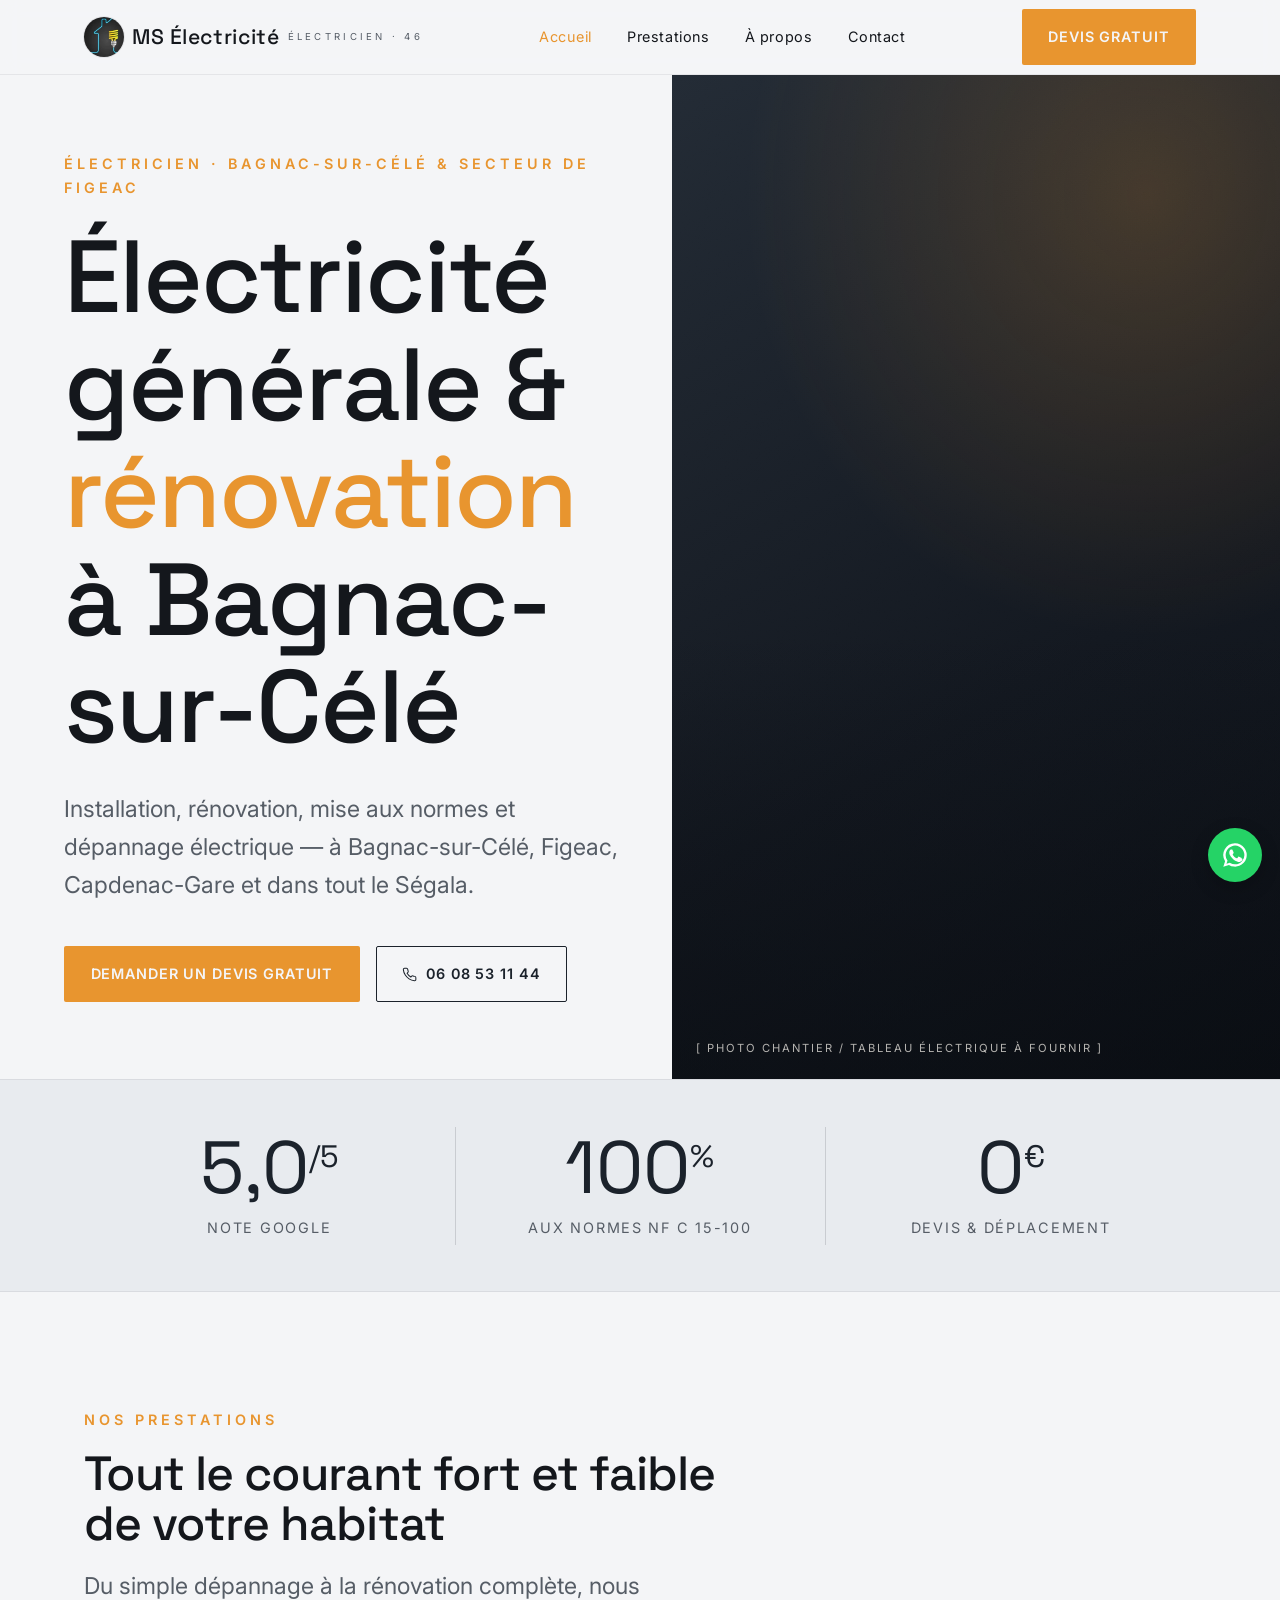
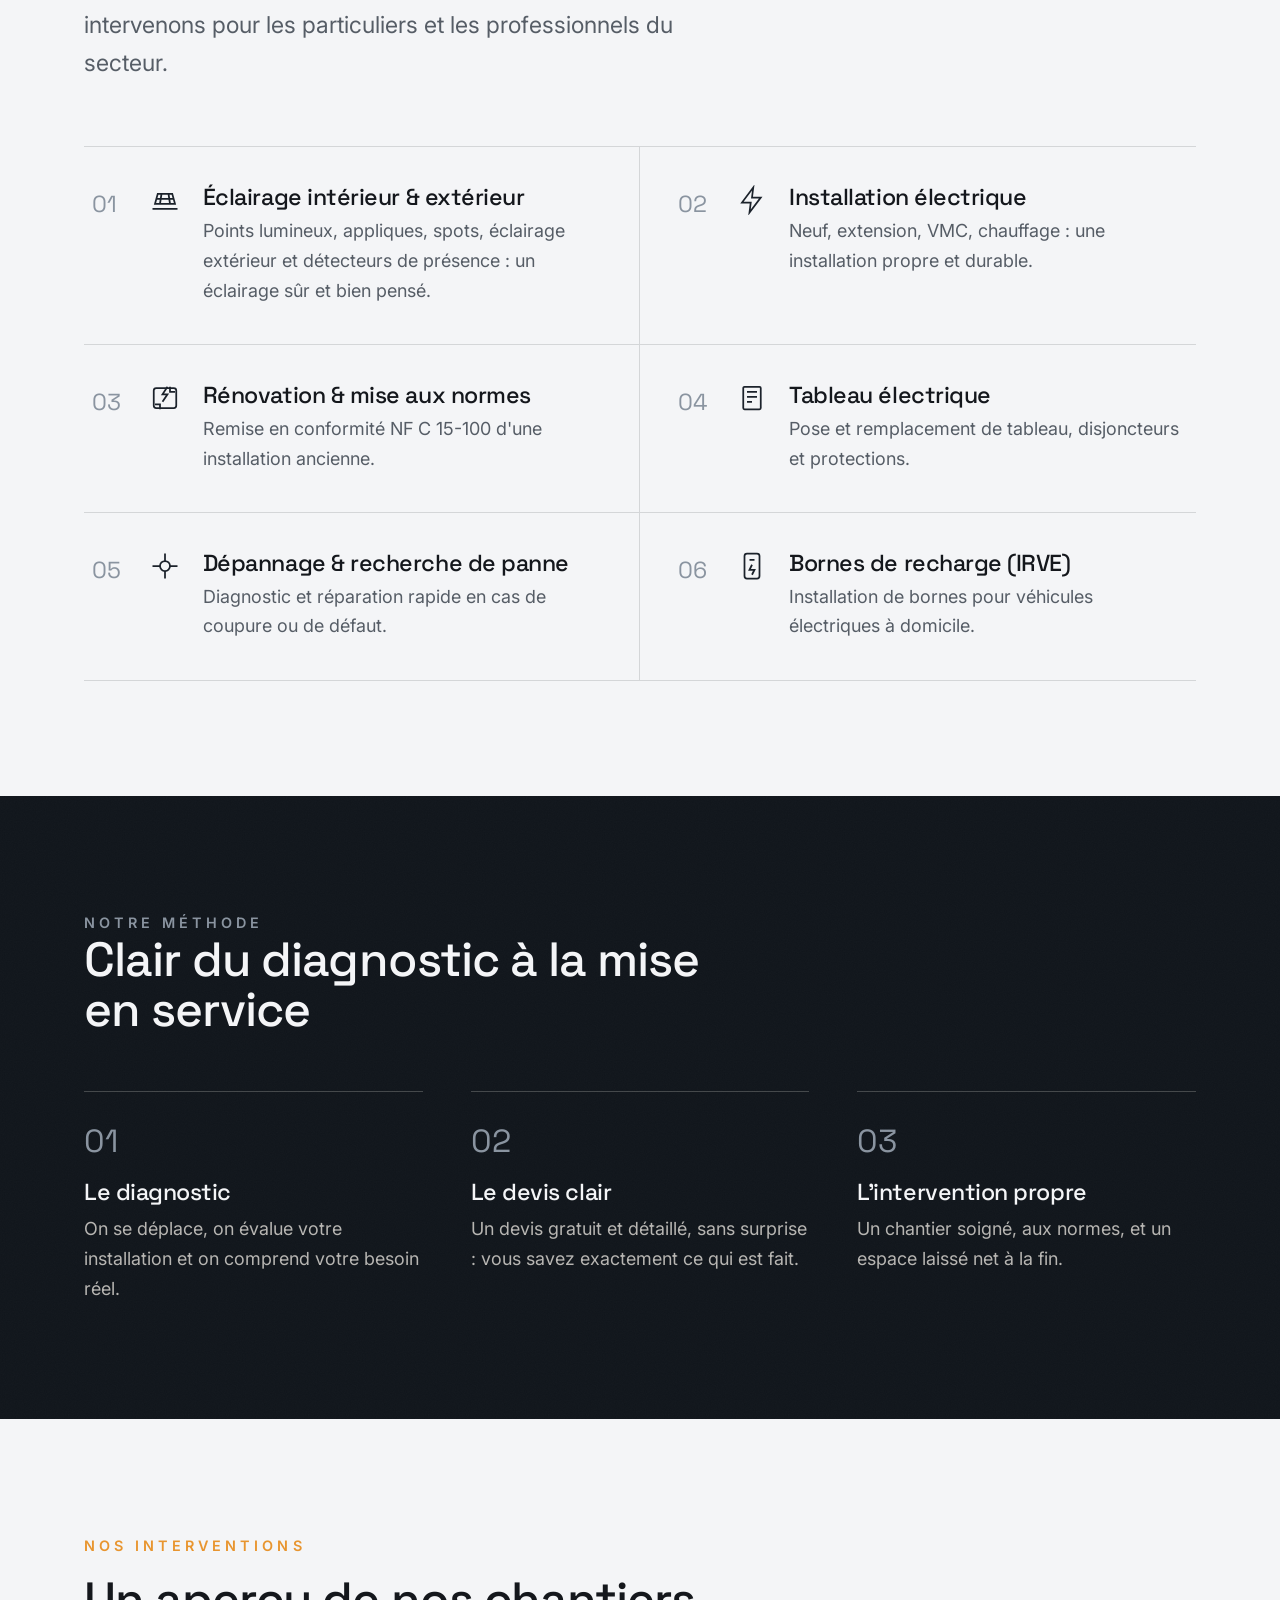
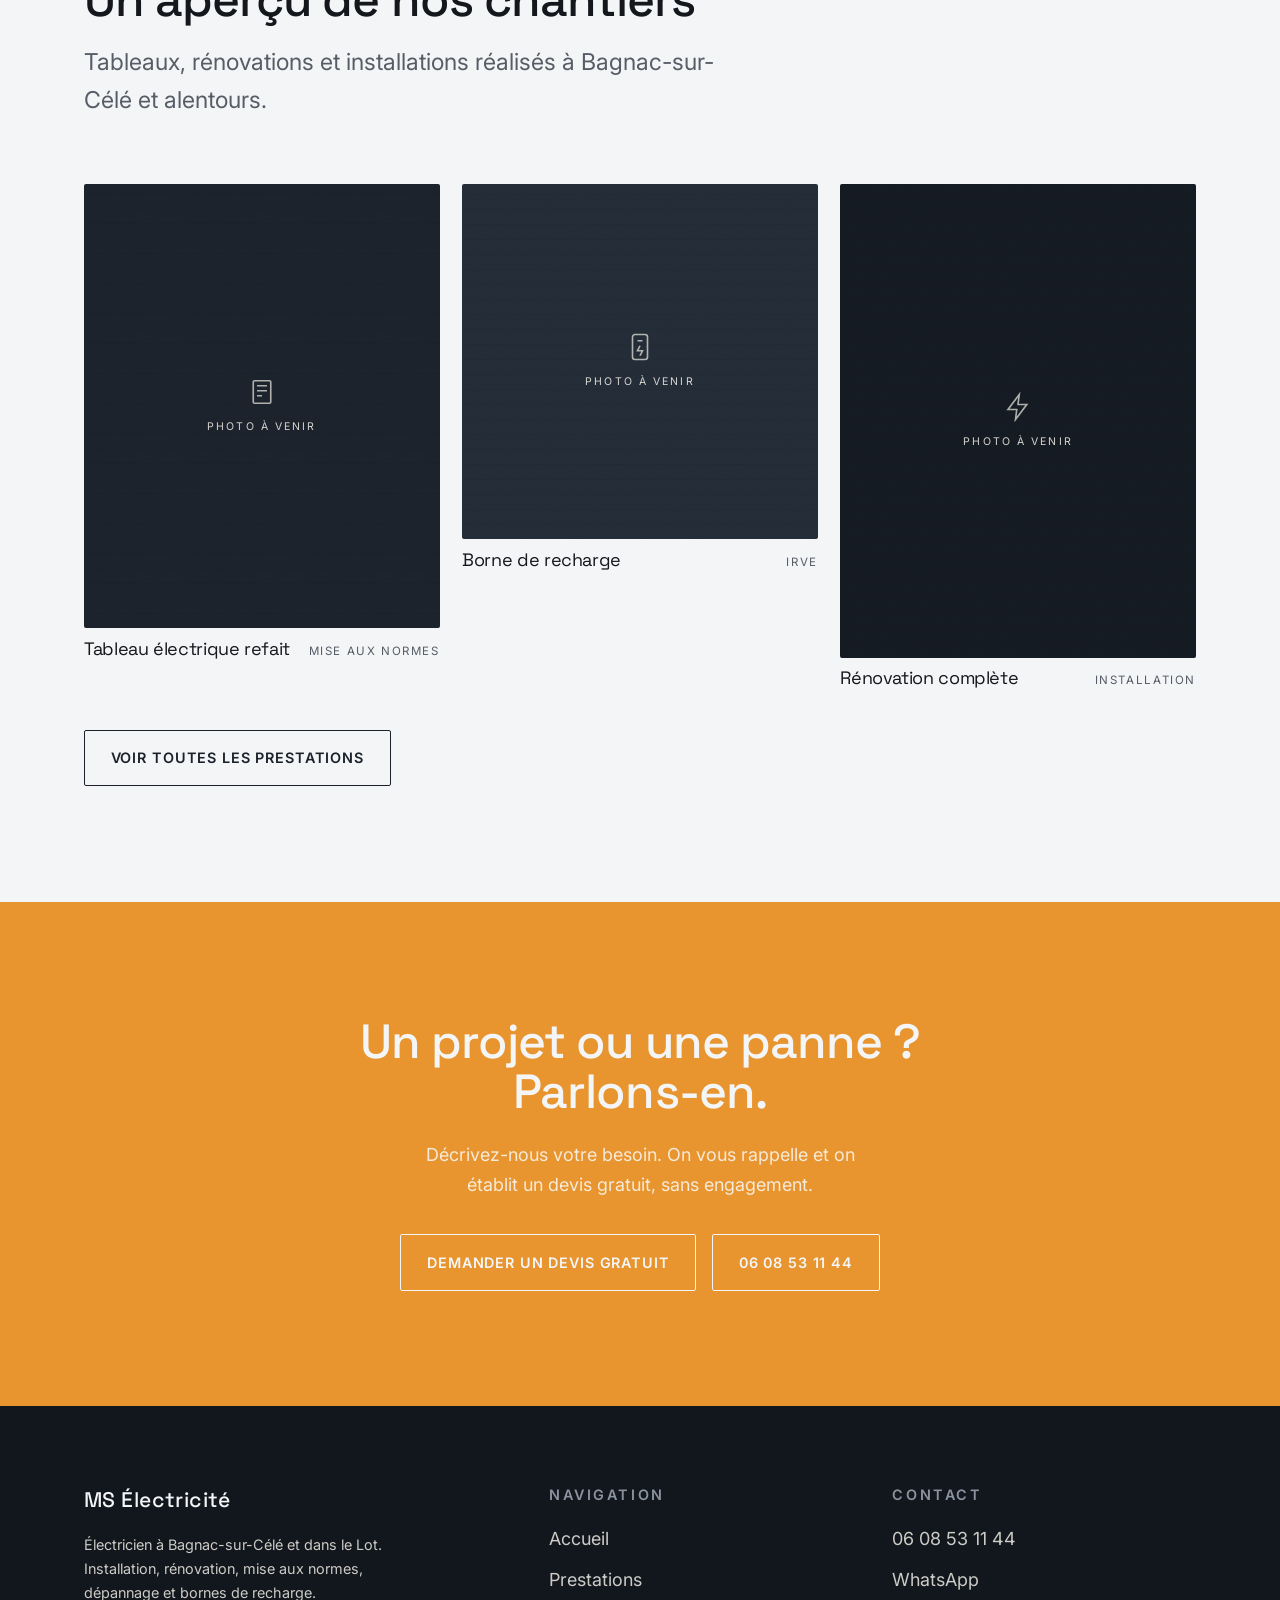
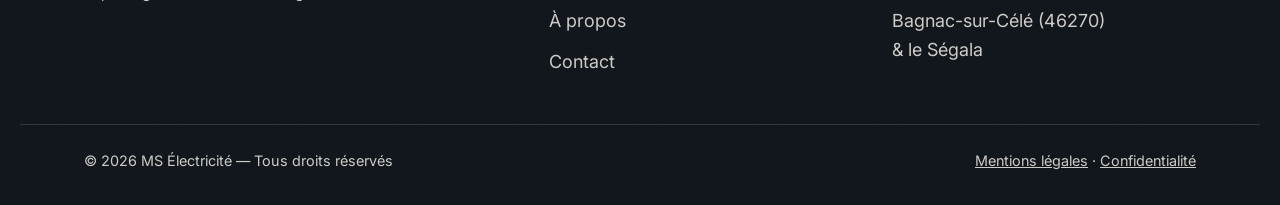
<file: index.html>
<!DOCTYPE html>
<html lang="fr">
<head>
  <meta charset="UTF-8">
  <meta name="viewport" content="width=device-width, initial-scale=1.0">
  <title>Électricien à Bagnac-sur-Célé (46) — installation, rénovation, dépannage | MS Électricité</title>
  <meta name="description" content="MS Électricité, votre électricien à Bagnac-sur-Célé et dans le Lot : installation, rénovation, mise aux normes, dépannage et bornes de recharge. Devis gratuit et déplacement offert.">
  <link rel="canonical" href="https://sprintalex.github.io/ms-electricite-site/">
  <meta name="robots" content="noindex, follow">
  <meta property="og:type" content="website">
  <meta property="og:locale" content="fr_FR">
  <meta property="og:title" content="Électricien à Bagnac-sur-Célé (46) | MS Électricité">
  <meta property="og:description" content="Électricité générale, rénovation et dépannage dans le Lot. Devis gratuit.">
  <meta property="og:url" content="https://sprintalex.github.io/ms-electricite-site/">
  <meta property="og:site_name" content="MS Électricité">
  <link rel="icon" href="assets/favicon.svg" type="image/svg+xml">
  <link rel="preconnect" href="https://fonts.googleapis.com">
  <link rel="preconnect" href="https://fonts.gstatic.com" crossorigin>
  <link rel="stylesheet" href="https://fonts.googleapis.com/css2?family=Space+Grotesk:wght@400;500;600;700&family=Inter:wght@400;500;600&display=swap">
  <link rel="stylesheet" href="css/style.css">

  <script type="application/ld+json">
  {
    "@context": "https://schema.org",
    "@type": "Electrician",
    "name": "MS Électricité",
    "description": "Électricien à Bagnac-sur-Célé : installation, rénovation, mise aux normes NF C 15-100, dépannage et bornes de recharge.",
    "image": "https://sprintalex.github.io/ms-electricite-site/assets/og-cover.jpg",
    "url": "https://sprintalex.github.io/ms-electricite-site/",
    "telephone": "+33608531144",
    "priceRange": "$$",
    "address": {
      "@type": "PostalAddress",
      "addressLocality": "Bagnac-sur-Célé",
      "postalCode": "46270",
      "addressRegion": "Occitanie",
      "addressCountry": "FR"
    },
    "geo": { "@type": "GeoCoordinates", "latitude": 44.6728, "longitude": 2.1568 },
    "areaServed": ["Bagnac-sur-Célé", "Figeac", "Capdenac-Gare", "Maurs", "Le Ségala", "Lot"],
    "slogan": "Votre électricien de proximité à Bagnac-sur-Célé et dans le Lot",
    "openingHoursSpecification": [{
      "@type": "OpeningHoursSpecification",
      "dayOfWeek": ["Monday","Tuesday","Wednesday","Thursday","Friday"],
      "opens": "08:00", "closes": "18:00"
    }],
    "makesOffer": [
      { "@type": "Offer", "itemOffered": { "@type": "Service", "name": "Installation électrique" } },
      { "@type": "Offer", "itemOffered": { "@type": "Service", "name": "Éclairage intérieur et extérieur" } },
      { "@type": "Offer", "itemOffered": { "@type": "Service", "name": "Rénovation et mise aux normes" } },
      { "@type": "Offer", "itemOffered": { "@type": "Service", "name": "Tableau électrique" } },
      { "@type": "Offer", "itemOffered": { "@type": "Service", "name": "Dépannage électrique" } },
      { "@type": "Offer", "itemOffered": { "@type": "Service", "name": "Borne de recharge IRVE" } }
    ]
  }
  </script>
</head>
<body>

  <header class="site-header">
    <div class="wrap nav">
      <a class="brand" href="index.html" aria-label="MS Électricité, accueil"><img class="brand-logo" src="assets/logo.jpg" alt="" width="40" height="40">
        <b>MS Électricité</b><span>Électricien · 46</span>
      </a>
      <nav class="nav-links" aria-label="Navigation principale">
        <a href="index.html" aria-current="page" class="ulink">Accueil</a>
        <a href="prestations.html" class="ulink">Prestations</a>
        <a href="a-propos.html" class="ulink">À propos</a>
        <a href="contact.html" class="ulink">Contact</a>
      </nav>
      <a href="contact.html" class="btn btn--primary nav-cta">Devis gratuit</a>
      <button class="nav-toggle" aria-label="Ouvrir le menu" aria-expanded="false" aria-controls="mobile-menu"><span></span><span></span><span></span></button>
    </div>
    <div class="mobile-menu" id="mobile-menu">
      <a href="index.html">Accueil</a>
      <a href="prestations.html">Prestations</a>
      <a href="a-propos.html">À propos</a>
      <a href="contact.html">Contact</a>
      <a href="contact.html" class="btn btn--primary">Demander un devis</a>
      <a href="tel:+33608531144" class="btn btn--ghost">06 08 53 11 44</a>
    </div>
  </header>

  <main>
    <!-- HERO -->
    <section class="hero">
      <div class="hero-grid">
        <div class="hero-text">
          <p class="kicker">Électricien · Bagnac-sur-Célé &amp; secteur de Figeac</p>
          <h1>Électricité générale &amp; <em>rénovation</em> à Bagnac-sur-Célé</h1>
          <p class="lead">Installation, rénovation, mise aux normes et dépannage électrique — à Bagnac-sur-Célé, Figeac, Capdenac-Gare et dans tout le Ségala.</p>
          <div class="hero-actions">
            <a href="contact.html" class="btn btn--primary">Demander un devis gratuit</a>
            <a href="tel:+33608531144" class="btn btn--ghost" aria-label="Appeler MS Électricité">
              <svg viewBox="0 0 24 24" fill="none" stroke="currentColor" stroke-width="1.6"><path d="M22 16.92v3a2 2 0 0 1-2.18 2 19.79 19.79 0 0 1-8.63-3.07 19.5 19.5 0 0 1-6-6 19.79 19.79 0 0 1-3.07-8.67A2 2 0 0 1 4.11 2h3a2 2 0 0 1 2 1.72c.13.96.36 1.9.7 2.81a2 2 0 0 1-.45 2.11L8.09 9.91a16 16 0 0 0 6 6l1.27-1.27a2 2 0 0 1 2.11-.45c.9.34 1.85.57 2.81.7A2 2 0 0 1 22 16.92z"/></svg>
              06 08 53 11 44
            </a>
          </div>
        </div>
        <div class="hero-visual" role="img" aria-label="Placeholder — photo de chantier ou de tableau électrique à fournir">
          <span class="visual-note">[ Photo chantier / tableau électrique à fournir ]</span>
        </div>
      </div>
    </section>

    <!-- PREUVE -->
    <section class="proof" aria-label="Chiffres clés">
      <div class="wrap proof-grid">
        <div class="proof-item reveal">
          <div class="proof-num"><span data-count="5" data-decimals="1">0</span><small>/5</small></div>
          <span class="proof-label">Note Google</span>
        </div>
        <div class="proof-item reveal">
          <div class="proof-num"><span data-count="100" data-decimals="0">0</span><small>%</small></div>
          <span class="proof-label">Aux normes NF C 15-100</span>
        </div>
        <div class="proof-item reveal">
          <div class="proof-num"><span data-count="0" data-decimals="0">0</span><small>€</small></div>
          <span class="proof-label">Devis &amp; déplacement</span>
        </div>
      </div>
    </section>

    <!-- PRESTATIONS -->
    <section class="section" id="prestations">
      <div class="wrap">
        <div class="section-head reveal">
          <p class="kicker">Nos prestations</p>
          <h2>Tout le courant fort et faible de votre habitat</h2>
          <p class="lead">Du simple dépannage à la rénovation complète, nous intervenons pour les particuliers et les professionnels du secteur.</p>
        </div>
        <div class="services">
          <article class="service reveal">
            <span class="service-idx">01</span>
            <span class="service-ico"><svg viewBox="0 0 24 24"><path d="M4 15h16l-2.2-8H6.2L4 15zM2 19h20M9.2 7L8 15M14.8 7L16 15M5.3 11h13.4"/></svg></span>
            <div><h3>Éclairage intérieur &amp; extérieur</h3><p>Points lumineux, appliques, spots, éclairage extérieur et détecteurs de présence : un éclairage sûr et bien pensé.</p></div>
          </article>
          <article class="service reveal">
            <span class="service-idx">02</span>
            <span class="service-ico"><svg viewBox="0 0 24 24"><path d="M13 2L4 14h7l-1 8 9-12h-7l1-8z"/></svg></span>
            <div><h3>Installation électrique</h3><p>Neuf, extension, VMC, chauffage : une installation propre et durable.</p></div>
          </article>
          <article class="service reveal">
            <span class="service-idx">03</span>
            <span class="service-ico"><svg viewBox="0 0 24 24"><path d="M20 7h-4V3M4 17h4v4M14 3l-4 6h4l-4 6"/><rect x="3" y="4" width="18" height="16" rx="2"/></svg></span>
            <div><h3>Rénovation &amp; mise aux normes</h3><p>Remise en conformité NF C 15-100 d'une installation ancienne.</p></div>
          </article>
          <article class="service reveal">
            <span class="service-idx">04</span>
            <span class="service-ico"><svg viewBox="0 0 24 24"><rect x="5" y="3" width="14" height="18" rx="1"/><path d="M8 7h8M8 11h8M8 15h4"/></svg></span>
            <div><h3>Tableau électrique</h3><p>Pose et remplacement de tableau, disjoncteurs et protections.</p></div>
          </article>
          <article class="service reveal">
            <span class="service-idx">05</span>
            <span class="service-ico"><svg viewBox="0 0 24 24"><path d="M12 2v6M12 16v6M2 12h6M16 12h6"/><circle cx="12" cy="12" r="4"/></svg></span>
            <div><h3>Dépannage &amp; recherche de panne</h3><p>Diagnostic et réparation rapide en cas de coupure ou de défaut.</p></div>
          </article>
          <article class="service reveal">
            <span class="service-idx">06</span>
            <span class="service-ico"><svg viewBox="0 0 24 24"><rect x="6" y="2" width="12" height="20" rx="2"/><path d="M10 7h4M12 11l-2 4h4l-2 4"/></svg></span>
            <div><h3>Bornes de recharge (IRVE)</h3><p>Installation de bornes pour véhicules électriques à domicile.</p></div>
          </article>
        </div>
      </div>
    </section>

    <!-- DÉMARCHE -->
    <section class="section process">
      <div class="wrap">
        <p class="kicker reveal">Notre méthode</p>
        <h2 class="reveal">Clair du diagnostic à la mise en service</h2>
        <div class="steps">
          <div class="step reveal"><span class="step-n">01</span><h3>Le diagnostic</h3><p>On se déplace, on évalue votre installation et on comprend votre besoin réel.</p></div>
          <div class="step reveal"><span class="step-n">02</span><h3>Le devis clair</h3><p>Un devis gratuit et détaillé, sans surprise : vous savez exactement ce qui est fait.</p></div>
          <div class="step reveal"><span class="step-n">03</span><h3>L'intervention propre</h3><p>Un chantier soigné, aux normes, et un espace laissé net à la fin.</p></div>
        </div>
      </div>
    </section>

    <!-- APERÇU RÉALISATIONS -->
    <section class="section">
      <div class="wrap">
        <div class="section-head reveal">
          <p class="kicker">Nos interventions</p>
          <h2>Un aperçu de nos chantiers</h2>
          <p class="lead">Tableaux, rénovations et installations réalisés à Bagnac-sur-Célé et alentours.</p>
        </div>
        <div class="gallery">
          <figure class="gitem reveal"><div class="gph gph-a gph-tint-1" role="img" aria-label="Placeholder chantier à fournir"><span class="gph-badge"><svg viewBox="0 0 24 24" fill="none" stroke="currentColor" stroke-width="1.3"><rect x="5" y="3" width="14" height="18" rx="1"/><path d="M8 7h8M8 11h8M8 15h4"/></svg><small>Photo à venir</small></span></div><figcaption class="gcap"><h3>Tableau électrique refait</h3><span>Mise aux normes</span></figcaption></figure>
          <figure class="gitem reveal"><div class="gph gph-b gph-tint-2" role="img" aria-label="Placeholder chantier à fournir"><span class="gph-badge"><svg viewBox="0 0 24 24" fill="none" stroke="currentColor" stroke-width="1.3"><rect x="6" y="2" width="12" height="20" rx="2"/><path d="M10 7h4M12 11l-2 4h4l-2 4"/></svg><small>Photo à venir</small></span></div><figcaption class="gcap"><h3>Borne de recharge</h3><span>IRVE</span></figcaption></figure>
          <figure class="gitem reveal"><div class="gph gph-c gph-tint-3" role="img" aria-label="Placeholder chantier à fournir"><span class="gph-badge"><svg viewBox="0 0 24 24" fill="none" stroke="currentColor" stroke-width="1.3"><path d="M13 2L4 14h7l-1 8 9-12h-7l1-8z"/></svg><small>Photo à venir</small></span></div><figcaption class="gcap"><h3>Rénovation complète</h3><span>Installation</span></figcaption></figure>
        </div>
        <p style="margin-top:2.5rem" class="reveal"><a href="prestations.html" class="btn btn--ghost">Voir toutes les prestations</a></p>
      </div>
    </section>

    <!-- CTA BANDE -->
    <section class="section cta-band">
      <div class="wrap">
        <h2 class="reveal">Un projet ou une panne&nbsp;? Parlons-en.</h2>
        <p class="reveal">Décrivez-nous votre besoin. On vous rappelle et on établit un devis gratuit, sans engagement.</p>
        <div class="cta-actions reveal">
          <a href="contact.html" class="btn btn--light">Demander un devis gratuit</a>
          <a href="tel:+33608531144" class="btn btn--light">06 08 53 11 44</a>
        </div>
      </div>
    </section>
  </main>

  <footer class="site-footer">
    <div class="wrap footer-grid">
      <div class="footer-brand">
        <a class="brand" href="index.html"><b>MS Électricité</b></a>
        <p>Électricien à Bagnac-sur-Célé et dans le Lot. Installation, rénovation, mise aux normes, dépannage et bornes de recharge.</p>
      </div>
      <div class="footer-col">
        <h4>Navigation</h4>
        <ul>
          <li><a href="index.html">Accueil</a></li>
          <li><a href="prestations.html">Prestations</a></li>
          <li><a href="a-propos.html">À propos</a></li>
          <li><a href="contact.html">Contact</a></li>
        </ul>
      </div>
      <div class="footer-col">
        <h4>Contact</h4>
        <ul>
          <li><a href="tel:+33608531144">06 08 53 11 44</a></li>
          <li><a href="https://wa.me/33608531144" target="_blank" rel="noopener">WhatsApp</a></li>
          <li>Bagnac-sur-Célé (46270)<br>&amp; le Ségala</li>
        </ul>
      </div>
    </div>
    <div class="wrap footer-bottom">
      <span>© <span id="year">2026</span> MS Électricité — Tous droits réservés</span>
      <span><a href="mentions-legales.html">Mentions légales</a> · <a href="confidentialite.html">Confidentialité</a></span>
    </div>
  </footer>

  <nav class="sticky-bar" aria-label="Actions rapides">
    <a class="sb-call" href="tel:+33608531144"><svg viewBox="0 0 24 24" fill="none" stroke="currentColor" stroke-width="1.7"><path d="M22 16.92v3a2 2 0 0 1-2.18 2 19.79 19.79 0 0 1-8.63-3.07 19.5 19.5 0 0 1-6-6 19.79 19.79 0 0 1-3.07-8.67A2 2 0 0 1 4.11 2h3a2 2 0 0 1 2 1.72c.13.96.36 1.9.7 2.81a2 2 0 0 1-.45 2.11L8.09 9.91a16 16 0 0 0 6 6l1.27-1.27a2 2 0 0 1 2.11-.45c.9.34 1.85.57 2.81.7A2 2 0 0 1 22 16.92z"/></svg>Appeler</a>
    <a class="sb-quote" href="contact.html">Devis gratuit</a>
  </nav>
  <a class="wa-float" href="https://wa.me/33608531144?text=Bonjour%2C%20je%20souhaite%20un%20devis%20pour%20des%20travaux%20d%27%C3%A9lectricit%C3%A9." target="_blank" rel="noopener" aria-label="Contacter sur WhatsApp"><svg viewBox="0 0 24 24"><path d="M17.5 14.4c-.3-.2-1.7-.9-2-1-.3-.1-.5-.2-.6.1-.2.3-.7 1-.8 1.1-.2.2-.3.2-.6.1-1.5-.7-2.5-1.3-3.4-3-.3-.5.3-.4.7-1.4.1-.2 0-.4 0-.5s-.6-1.5-.9-2.1c-.2-.5-.4-.5-.6-.5h-.5c-.2 0-.5.1-.7.4-.3.3-1 1-1 2.4s1 2.8 1.2 3c.1.2 2 3.1 5 4.3 2.5 1 2.5.7 3 .6.5-.1 1.7-.7 1.9-1.3.2-.6.2-1.2.1-1.3-.1-.1-.3-.2-.6-.4zM12 2a10 10 0 0 0-8.5 15.3L2 22l4.8-1.5A10 10 0 1 0 12 2zm0 18a8 8 0 0 1-4.1-1.1l-.3-.2-2.9.9.9-2.8-.2-.3A8 8 0 1 1 12 20z"/></svg></a>

  <script src="js/main.js" defer></script>
</body>
</html>
</file>
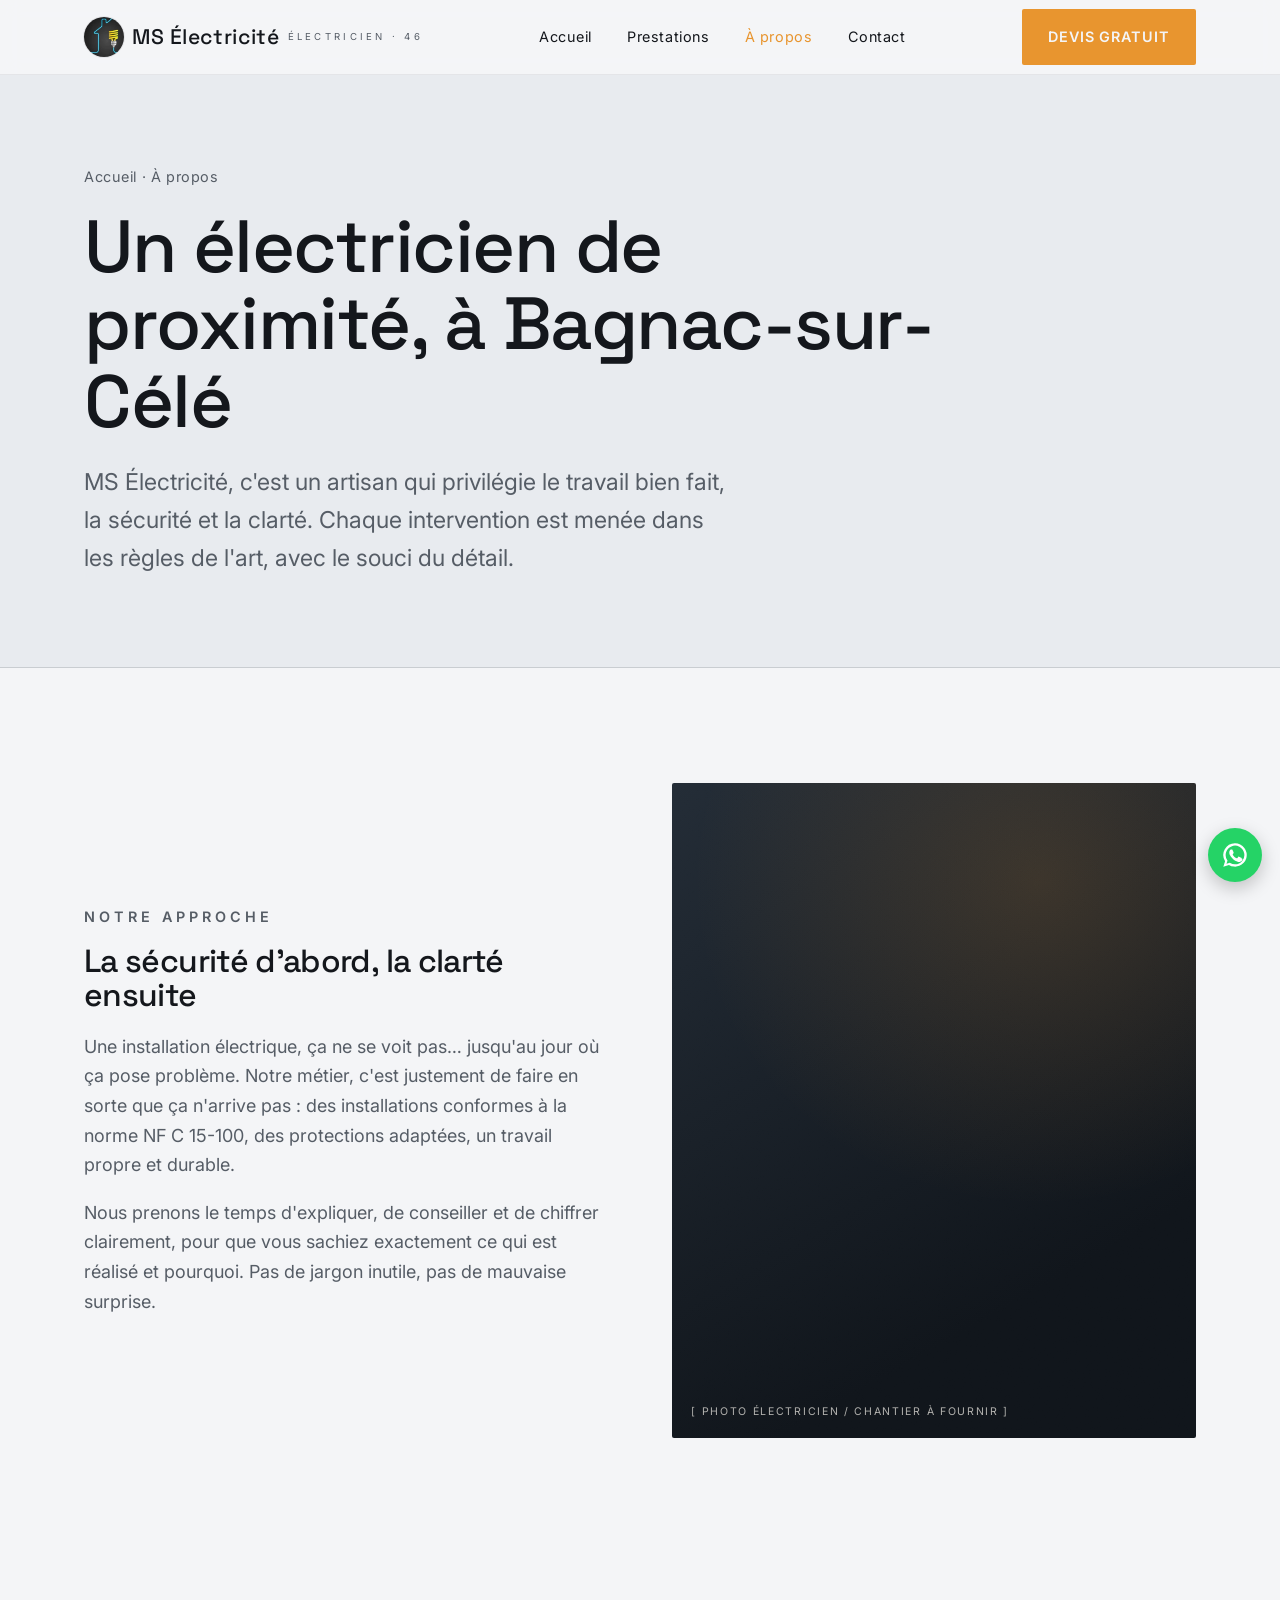
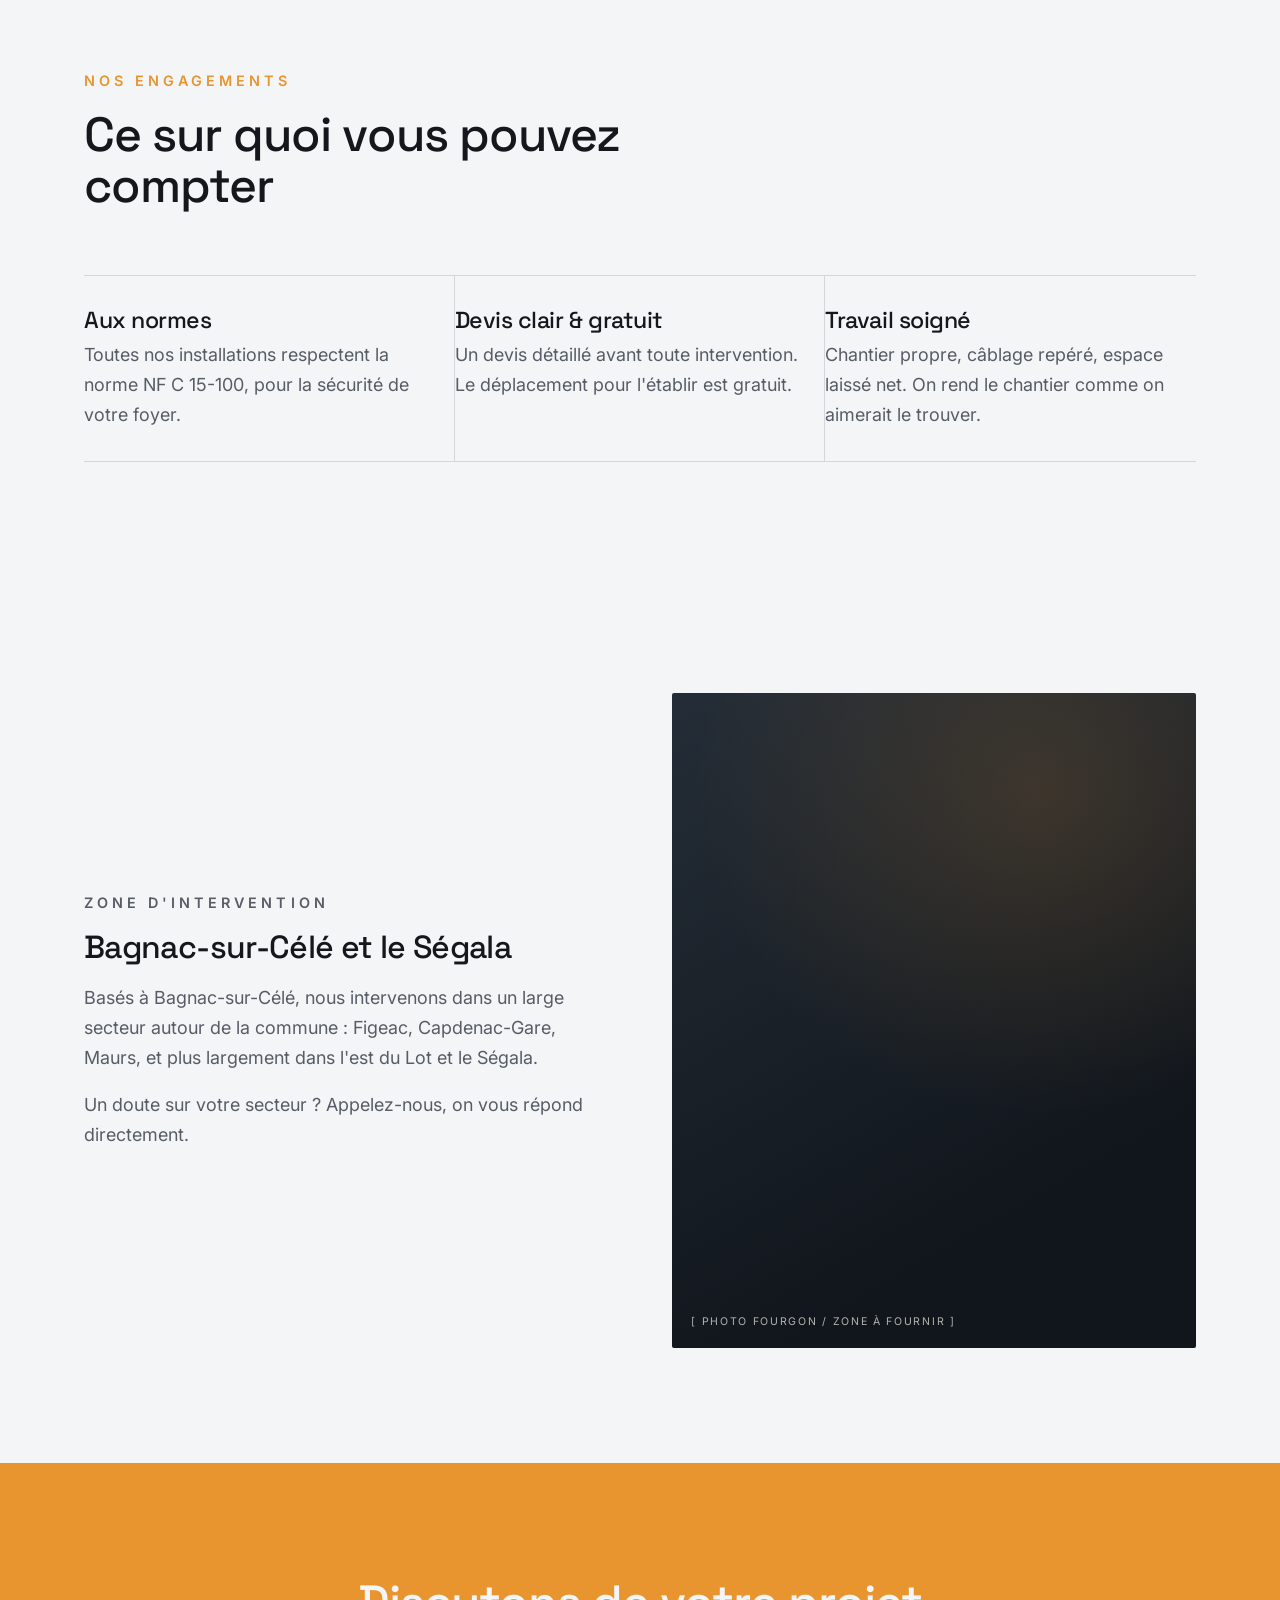
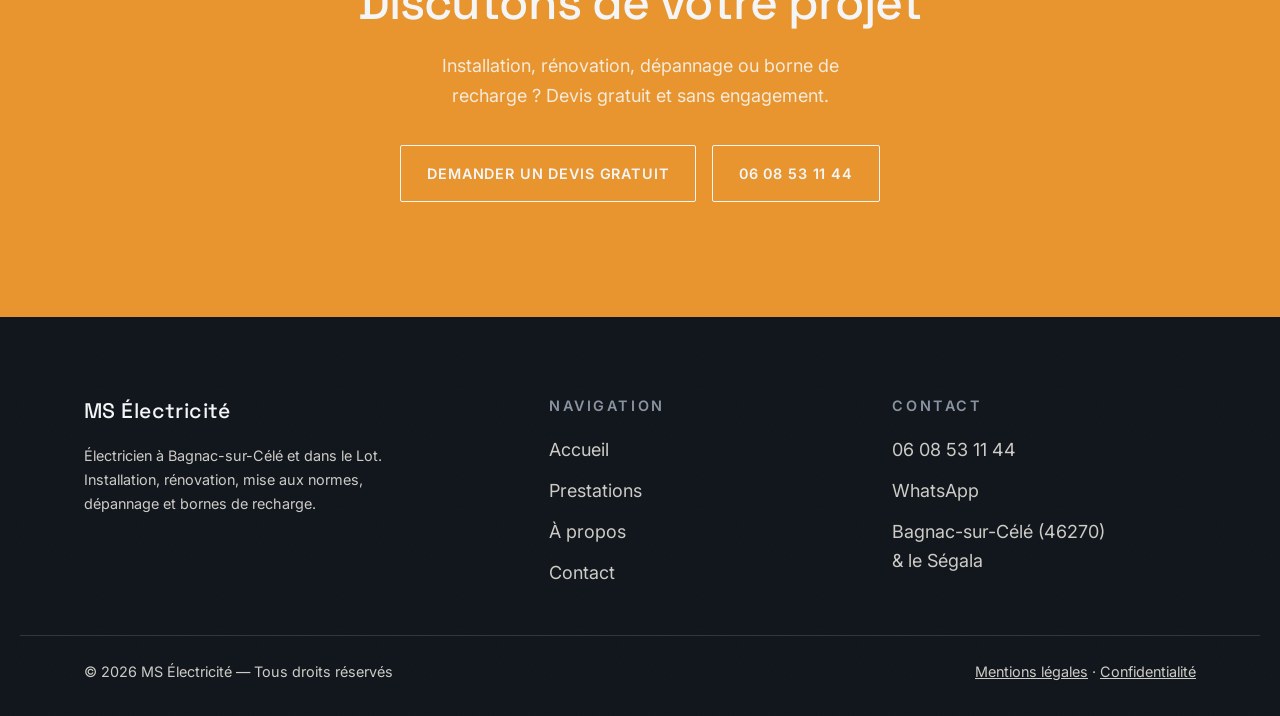
<file: a-propos.html>
<!DOCTYPE html>
<html lang="fr">
<head>
  <meta charset="UTF-8">
  <meta name="viewport" content="width=device-width, initial-scale=1.0">
  <title>À propos — électricien à Bagnac-sur-Célé | MS Électricité</title>
  <meta name="description" content="MS Électricité, artisan électricien à Bagnac-sur-Célé (46). Un travail soigné, aux normes NF C 15-100. Interventions dans tout l'est du Lot et le Ségala.">
  <link rel="canonical" href="https://sprintalex.github.io/ms-electricite-site/a-propos.html">
  <meta name="robots" content="noindex, follow">
  <meta property="og:type" content="website">
  <meta property="og:locale" content="fr_FR">
  <meta property="og:title" content="À propos | MS Électricité">
  <meta property="og:description" content="Artisan électricien de proximité à Bagnac-sur-Célé, travail soigné et aux normes.">
  <meta property="og:url" content="https://sprintalex.github.io/ms-electricite-site/a-propos.html">
  <link rel="icon" href="assets/favicon.svg" type="image/svg+xml">
  <link rel="preconnect" href="https://fonts.googleapis.com">
  <link rel="preconnect" href="https://fonts.gstatic.com" crossorigin>
  <link rel="stylesheet" href="https://fonts.googleapis.com/css2?family=Space+Grotesk:wght@400;500;600;700&family=Inter:wght@400;500;600&display=swap">
  <link rel="stylesheet" href="css/style.css">
</head>
<body>

  <header class="site-header">
    <div class="wrap nav">
      <a class="brand" href="index.html" aria-label="MS Électricité, accueil"><img class="brand-logo" src="assets/logo.jpg" alt="" width="40" height="40"><b>MS Électricité</b><span>Électricien · 46</span></a>
      <nav class="nav-links" aria-label="Navigation principale">
        <a href="index.html" class="ulink">Accueil</a>
        <a href="prestations.html" class="ulink">Prestations</a>
        <a href="a-propos.html" aria-current="page" class="ulink">À propos</a>
        <a href="contact.html" class="ulink">Contact</a>
      </nav>
      <a href="contact.html" class="btn btn--primary nav-cta">Devis gratuit</a>
      <button class="nav-toggle" aria-label="Ouvrir le menu" aria-expanded="false" aria-controls="mobile-menu"><span></span><span></span><span></span></button>
    </div>
    <div class="mobile-menu" id="mobile-menu">
      <a href="index.html">Accueil</a>
      <a href="prestations.html">Prestations</a>
      <a href="a-propos.html">À propos</a>
      <a href="contact.html">Contact</a>
      <a href="contact.html" class="btn btn--primary">Demander un devis</a>
      <a href="tel:+33608531144" class="btn btn--ghost">06 08 53 11 44</a>
    </div>
  </header>

  <main>
    <section class="page-hero">
      <div class="wrap">
        <p class="breadcrumb"><a href="index.html">Accueil</a> · À propos</p>
        <h1>Un électricien de proximité, à Bagnac-sur-Célé</h1>
        <p class="lead">MS Électricité, c'est un artisan qui privilégie le travail bien fait, la sécurité et la clarté. Chaque intervention est menée dans les règles de l'art, avec le souci du détail.</p>
      </div>
    </section>

    <section class="section">
      <div class="wrap split">
        <div class="prose reveal">
          <p class="kicker" style="margin-bottom:1rem">Notre approche</p>
          <h2 style="font-size:var(--step-2);margin-bottom:1.2rem">La sécurité d'abord, la clarté ensuite</h2>
          <p>Une installation électrique, ça ne se voit pas… jusqu'au jour où ça pose problème. Notre métier, c'est justement de faire en sorte que ça n'arrive pas : des installations conformes à la norme NF C 15-100, des protections adaptées, un travail propre et durable.</p>
          <p>Nous prenons le temps d'expliquer, de conseiller et de chiffrer clairement, pour que vous sachiez exactement ce qui est réalisé et pourquoi. Pas de jargon inutile, pas de mauvaise surprise.</p>
        </div>
        <div class="split-visual reveal" role="img" aria-label="Placeholder — photo de l'électricien au travail à fournir">
          <span class="visual-note">[ Photo électricien / chantier à fournir ]</span>
        </div>
      </div>
    </section>

    <section class="section">
      <div class="wrap">
        <div class="section-head reveal">
          <p class="kicker">Nos engagements</p>
          <h2>Ce sur quoi vous pouvez compter</h2>
        </div>
        <div class="values">
          <div class="value reveal"><h3>Aux normes</h3><p>Toutes nos installations respectent la norme NF C 15-100, pour la sécurité de votre foyer.</p></div>
          <div class="value reveal"><h3>Devis clair &amp; gratuit</h3><p>Un devis détaillé avant toute intervention. Le déplacement pour l'établir est gratuit.</p></div>
          <div class="value reveal"><h3>Travail soigné</h3><p>Chantier propre, câblage repéré, espace laissé net. On rend le chantier comme on aimerait le trouver.</p></div>
        </div>
      </div>
    </section>

    <section class="section">
      <div class="wrap split reverse">
        <div class="split-visual reveal" role="img" aria-label="Placeholder — photo de fourgon ou de zone d'intervention à fournir">
          <span class="visual-note">[ Photo fourgon / zone à fournir ]</span>
        </div>
        <div class="prose reveal">
          <p class="kicker" style="margin-bottom:1rem">Zone d'intervention</p>
          <h2 style="font-size:var(--step-2);margin-bottom:1.2rem">Bagnac-sur-Célé et le Ségala</h2>
          <p>Basés à Bagnac-sur-Célé, nous intervenons dans un large secteur autour de la commune : Figeac, Capdenac-Gare, Maurs, et plus largement dans l'est du Lot et le Ségala.</p>
          <p>Un doute sur votre secteur&nbsp;? Appelez-nous, on vous répond directement.</p>
        </div>
      </div>
    </section>

    <section class="section cta-band">
      <div class="wrap">
        <h2 class="reveal">Discutons de votre projet</h2>
        <p class="reveal">Installation, rénovation, dépannage ou borne de recharge&nbsp;? Devis gratuit et sans engagement.</p>
        <div class="cta-actions reveal">
          <a href="contact.html" class="btn btn--light">Demander un devis gratuit</a>
          <a href="tel:+33608531144" class="btn btn--light">06 08 53 11 44</a>
        </div>
      </div>
    </section>
  </main>

  <footer class="site-footer">
    <div class="wrap footer-grid">
      <div class="footer-brand"><a class="brand" href="index.html"><b>MS Électricité</b></a><p>Électricien à Bagnac-sur-Célé et dans le Lot. Installation, rénovation, mise aux normes, dépannage et bornes de recharge.</p></div>
      <div class="footer-col"><h4>Navigation</h4><ul><li><a href="index.html">Accueil</a></li><li><a href="prestations.html">Prestations</a></li><li><a href="a-propos.html">À propos</a></li><li><a href="contact.html">Contact</a></li></ul></div>
      <div class="footer-col"><h4>Contact</h4><ul><li><a href="tel:+33608531144">06 08 53 11 44</a></li><li><a href="https://wa.me/33608531144" target="_blank" rel="noopener">WhatsApp</a></li><li>Bagnac-sur-Célé (46270)<br>&amp; le Ségala</li></ul></div>
    </div>
    <div class="wrap footer-bottom">
      <span>© <span id="year">2026</span> MS Électricité — Tous droits réservés</span>
      <span><a href="mentions-legales.html">Mentions légales</a> · <a href="confidentialite.html">Confidentialité</a></span>
    </div>
  </footer>

  <nav class="sticky-bar" aria-label="Actions rapides">
    <a class="sb-call" href="tel:+33608531144"><svg viewBox="0 0 24 24" fill="none" stroke="currentColor" stroke-width="1.7"><path d="M22 16.92v3a2 2 0 0 1-2.18 2 19.79 19.79 0 0 1-8.63-3.07 19.5 19.5 0 0 1-6-6 19.79 19.79 0 0 1-3.07-8.67A2 2 0 0 1 4.11 2h3a2 2 0 0 1 2 1.72c.13.96.36 1.9.7 2.81a2 2 0 0 1-.45 2.11L8.09 9.91a16 16 0 0 0 6 6l1.27-1.27a2 2 0 0 1 2.11-.45c.9.34 1.85.57 2.81.7A2 2 0 0 1 22 16.92z"/></svg>Appeler</a>
    <a class="sb-quote" href="contact.html">Devis gratuit</a>
  </nav>
  <a class="wa-float" href="https://wa.me/33608531144?text=Bonjour%2C%20je%20souhaite%20un%20devis%20pour%20des%20travaux%20d%27%C3%A9lectricit%C3%A9." target="_blank" rel="noopener" aria-label="Contacter sur WhatsApp"><svg viewBox="0 0 24 24"><path d="M17.5 14.4c-.3-.2-1.7-.9-2-1-.3-.1-.5-.2-.6.1-.2.3-.7 1-.8 1.1-.2.2-.3.2-.6.1-1.5-.7-2.5-1.3-3.4-3-.3-.5.3-.4.7-1.4.1-.2 0-.4 0-.5s-.6-1.5-.9-2.1c-.2-.5-.4-.5-.6-.5h-.5c-.2 0-.5.1-.7.4-.3.3-1 1-1 2.4s1 2.8 1.2 3c.1.2 2 3.1 5 4.3 2.5 1 2.5.7 3 .6.5-.1 1.7-.7 1.9-1.3.2-.6.2-1.2.1-1.3-.1-.1-.3-.2-.6-.4zM12 2a10 10 0 0 0-8.5 15.3L2 22l4.8-1.5A10 10 0 1 0 12 2zm0 18a8 8 0 0 1-4.1-1.1l-.3-.2-2.9.9.9-2.8-.2-.3A8 8 0 1 1 12 20z"/></svg></a>

  <script src="js/main.js" defer></script>
</body>
</html>
</file>
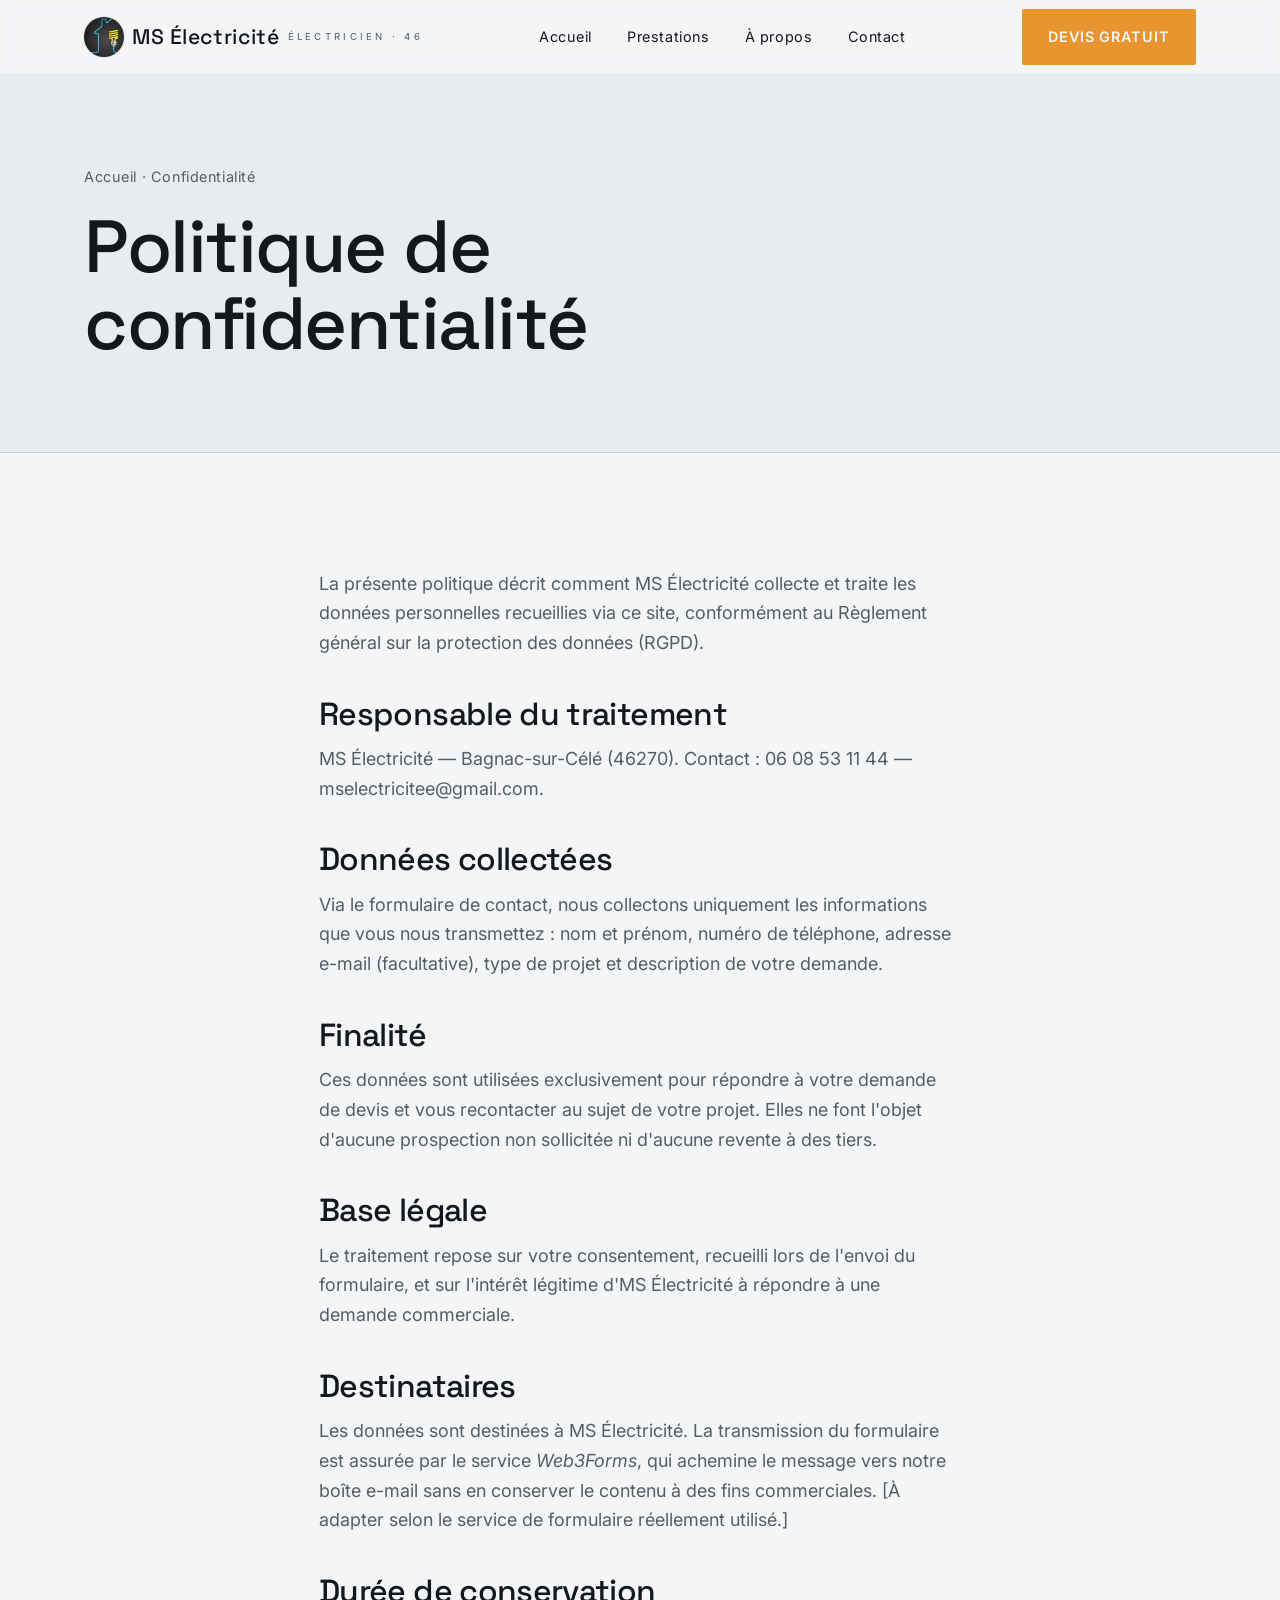
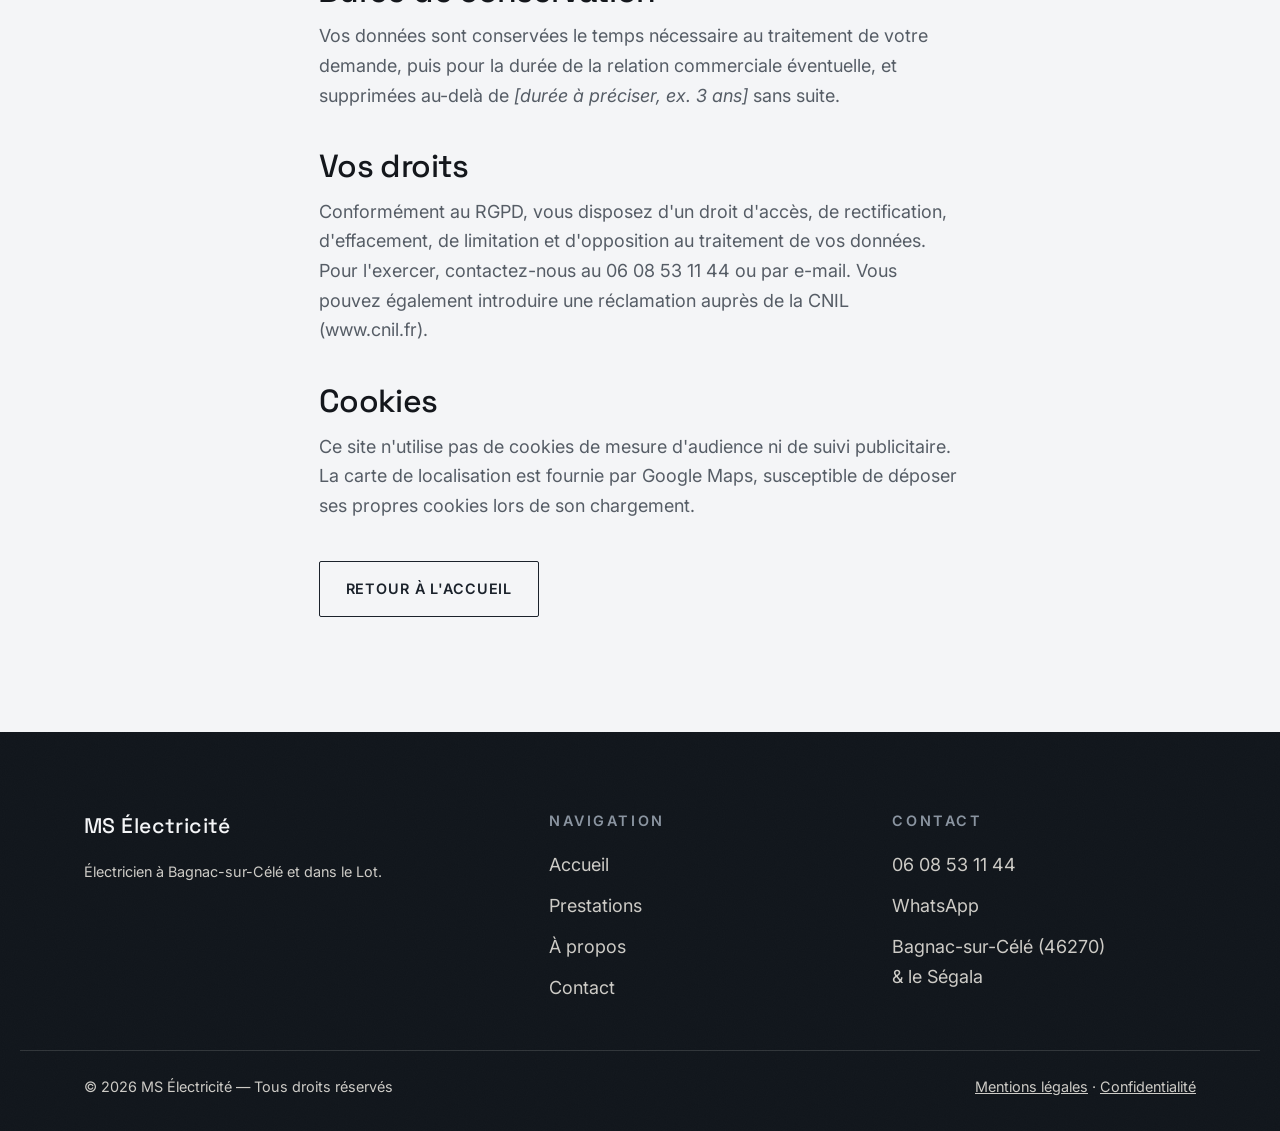
<file: confidentialite.html>
<!DOCTYPE html>
<html lang="fr">
<head>
  <meta charset="UTF-8">
  <meta name="viewport" content="width=device-width, initial-scale=1.0">
  <title>Politique de confidentialité | MS Électricité</title>
  <meta name="description" content="Politique de confidentialité et traitement des données personnelles — MS Électricité, Bagnac-sur-Célé.">
  <meta name="robots" content="noindex, follow">
  <link rel="icon" href="assets/favicon.svg" type="image/svg+xml">
  <link rel="preconnect" href="https://fonts.googleapis.com">
  <link rel="preconnect" href="https://fonts.gstatic.com" crossorigin>
  <link rel="stylesheet" href="https://fonts.googleapis.com/css2?family=Space+Grotesk:wght@400;500;600;700&family=Inter:wght@400;500;600&display=swap">
  <link rel="stylesheet" href="css/style.css">
</head>
<body>
  <header class="site-header">
    <div class="wrap nav">
      <a class="brand" href="index.html" aria-label="MS Électricité, accueil"><img class="brand-logo" src="assets/logo.jpg" alt="" width="40" height="40"><b>MS Électricité</b><span>Électricien · 46</span></a>
      <nav class="nav-links" aria-label="Navigation principale">
        <a href="index.html" class="ulink">Accueil</a>
        <a href="prestations.html" class="ulink">Prestations</a>
        <a href="a-propos.html" class="ulink">À propos</a>
        <a href="contact.html" class="ulink">Contact</a>
      </nav>
      <a href="contact.html" class="btn btn--primary nav-cta">Devis gratuit</a>
      <button class="nav-toggle" aria-label="Ouvrir le menu" aria-expanded="false" aria-controls="mobile-menu"><span></span><span></span><span></span></button>
    </div>
    <div class="mobile-menu" id="mobile-menu">
      <a href="index.html">Accueil</a><a href="prestations.html">Prestations</a><a href="a-propos.html">À propos</a><a href="contact.html">Contact</a>
      <a href="contact.html" class="btn btn--primary">Demander un devis</a>
    </div>
  </header>

  <main>
    <section class="page-hero">
      <div class="wrap"><p class="breadcrumb"><a href="index.html">Accueil</a> · Confidentialité</p><h1>Politique de confidentialité</h1></div>
    </section>
    <section class="section">
      <div class="wrap legal">
        <p>La présente politique décrit comment MS Électricité collecte et traite les données personnelles recueillies via ce site, conformément au Règlement général sur la protection des données (RGPD).</p>

        <h2>Responsable du traitement</h2>
        <p>MS Électricité — Bagnac-sur-Célé (46270). Contact : 06 08 53 11 44 — mselectricitee@gmail.com.</p>

        <h2>Données collectées</h2>
        <p>Via le formulaire de contact, nous collectons uniquement les informations que vous nous transmettez : nom et prénom, numéro de téléphone, adresse e-mail (facultative), type de projet et description de votre demande.</p>

        <h2>Finalité</h2>
        <p>Ces données sont utilisées exclusivement pour répondre à votre demande de devis et vous recontacter au sujet de votre projet. Elles ne font l'objet d'aucune prospection non sollicitée ni d'aucune revente à des tiers.</p>

        <h2>Base légale</h2>
        <p>Le traitement repose sur votre consentement, recueilli lors de l'envoi du formulaire, et sur l'intérêt légitime d'MS Électricité à répondre à une demande commerciale.</p>

        <h2>Destinataires</h2>
        <p>Les données sont destinées à MS Électricité. La transmission du formulaire est assurée par le service <em>Web3Forms</em>, qui achemine le message vers notre boîte e-mail sans en conserver le contenu à des fins commerciales. <span style="color:var(--ink-soft)">[À adapter selon le service de formulaire réellement utilisé.]</span></p>

        <h2>Durée de conservation</h2>
        <p>Vos données sont conservées le temps nécessaire au traitement de votre demande, puis pour la durée de la relation commerciale éventuelle, et supprimées au-delà de <em>[durée à préciser, ex. 3 ans]</em> sans suite.</p>

        <h2>Vos droits</h2>
        <p>Conformément au RGPD, vous disposez d'un droit d'accès, de rectification, d'effacement, de limitation et d'opposition au traitement de vos données. Pour l'exercer, contactez-nous au 06 08 53 11 44 ou par e-mail. Vous pouvez également introduire une réclamation auprès de la CNIL (www.cnil.fr).</p>

        <h2>Cookies</h2>
        <p>Ce site n'utilise pas de cookies de mesure d'audience ni de suivi publicitaire. La carte de localisation est fournie par Google Maps, susceptible de déposer ses propres cookies lors de son chargement.</p>

        <p style="margin-top:2.5rem"><a href="index.html" class="btn btn--ghost">Retour à l'accueil</a></p>
      </div>
    </section>
  </main>

  <footer class="site-footer">
    <div class="wrap footer-grid">
      <div class="footer-brand"><a class="brand" href="index.html"><b>MS Électricité</b></a><p>Électricien à Bagnac-sur-Célé et dans le Lot.</p></div>
      <div class="footer-col"><h4>Navigation</h4><ul><li><a href="index.html">Accueil</a></li><li><a href="prestations.html">Prestations</a></li><li><a href="a-propos.html">À propos</a></li><li><a href="contact.html">Contact</a></li></ul></div>
      <div class="footer-col"><h4>Contact</h4><ul><li><a href="tel:+33608531144">06 08 53 11 44</a></li><li><a href="https://wa.me/33608531144" target="_blank" rel="noopener">WhatsApp</a></li><li>Bagnac-sur-Célé (46270)<br>&amp; le Ségala</li></ul></div>
    </div>
    <div class="wrap footer-bottom">
      <span>© <span id="year">2026</span> MS Électricité — Tous droits réservés</span>
      <span><a href="mentions-legales.html">Mentions légales</a> · <a href="confidentialite.html">Confidentialité</a></span>
    </div>
  </footer>
  <script src="js/main.js" defer></script>
</body>
</html>
</file>
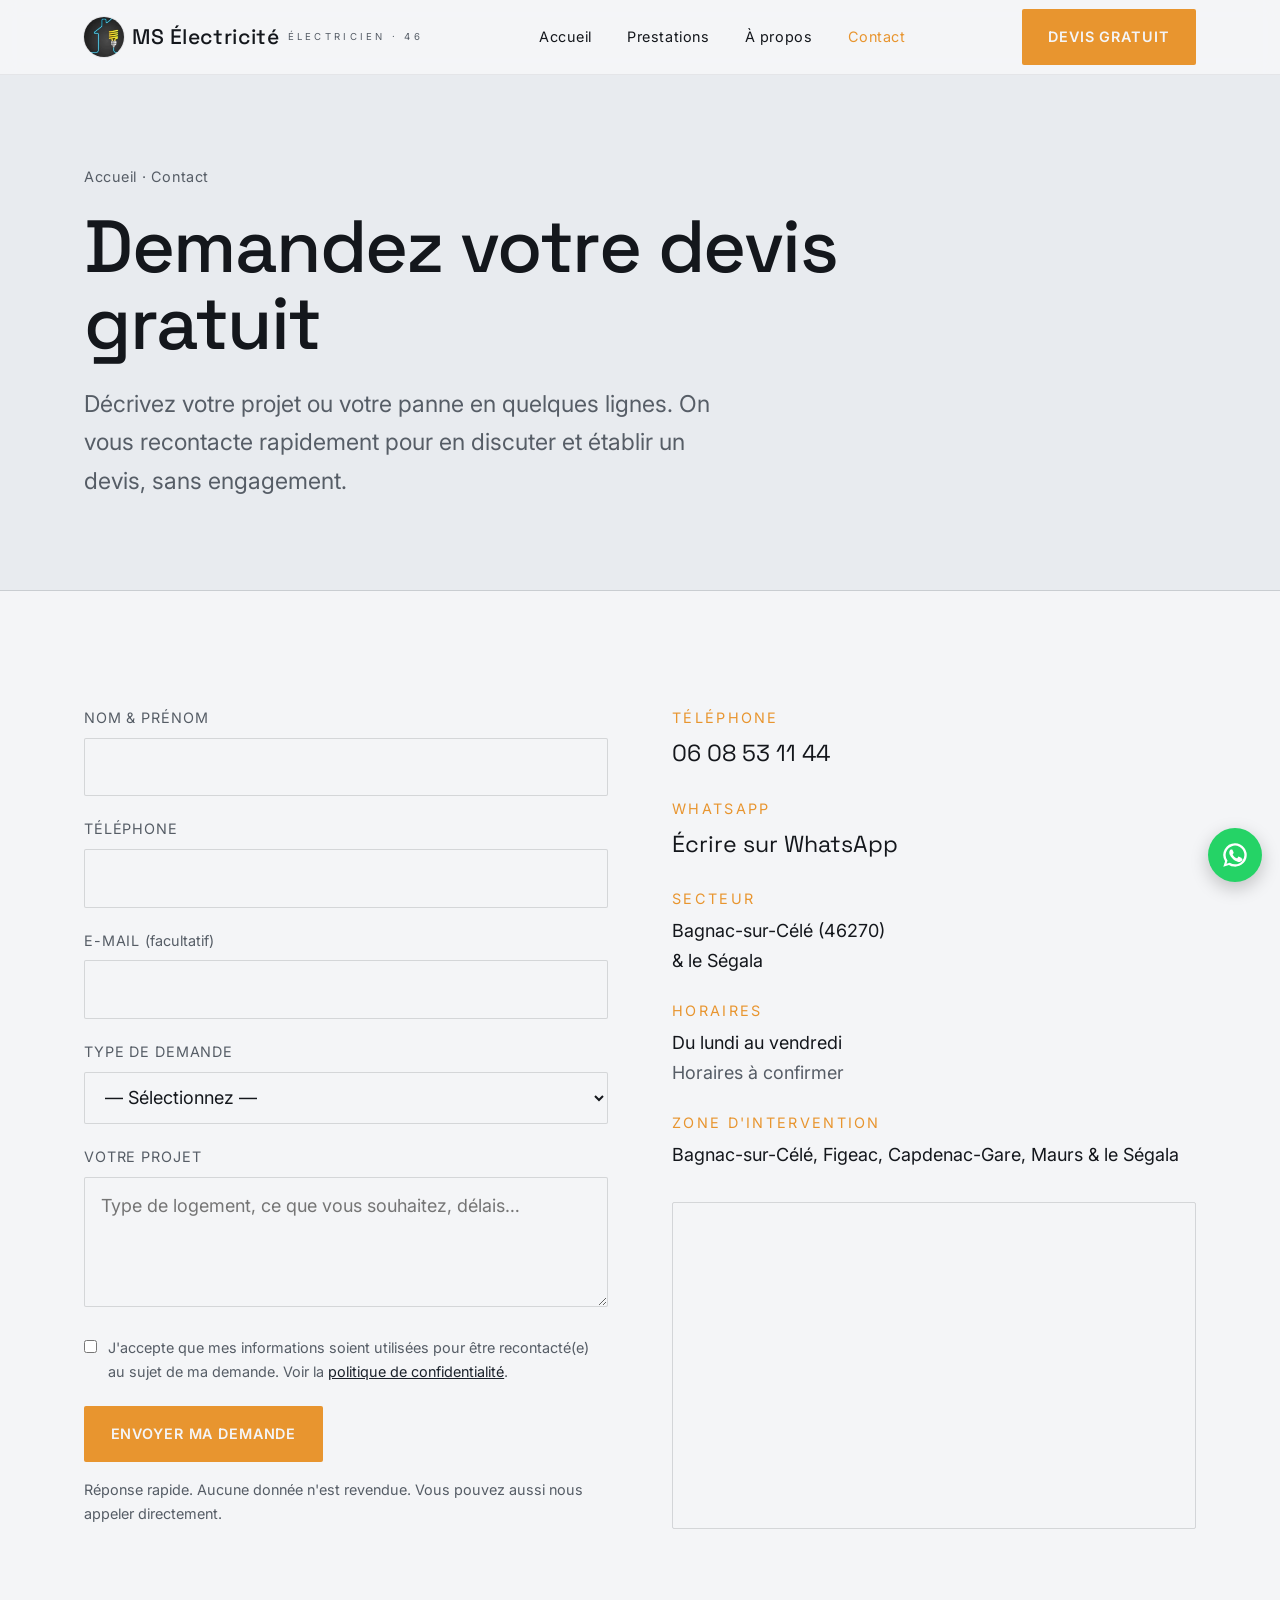
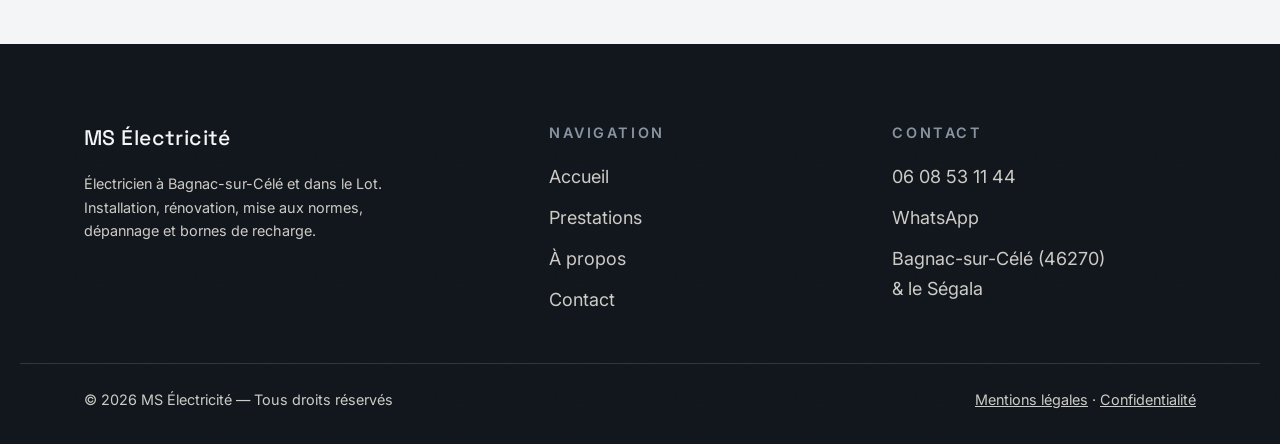
<file: contact.html>
<!DOCTYPE html>
<html lang="fr">
<head>
  <meta charset="UTF-8">
  <meta name="viewport" content="width=device-width, initial-scale=1.0">
  <title>Contact &amp; devis gratuit — électricien Bagnac-sur-Célé | MS Électricité</title>
  <meta name="description" content="Contactez MS Électricité, électricien à Bagnac-sur-Célé (46). Devis gratuit pour installation, rénovation, mise aux normes, dépannage ou borne de recharge. Tél. 06 08 53 11 44.">
  <link rel="canonical" href="https://sprintalex.github.io/ms-electricite-site/contact.html">
  <meta name="robots" content="noindex, follow">
  <meta property="og:type" content="website">
  <meta property="og:locale" content="fr_FR">
  <meta property="og:title" content="Contact &amp; devis gratuit | MS Électricité">
  <meta property="og:description" content="Devis gratuit pour vos travaux d'électricité dans le Lot. Tél. 06 08 53 11 44.">
  <meta property="og:url" content="https://sprintalex.github.io/ms-electricite-site/contact.html">
  <link rel="icon" href="assets/favicon.svg" type="image/svg+xml">
  <link rel="preconnect" href="https://fonts.googleapis.com">
  <link rel="preconnect" href="https://fonts.gstatic.com" crossorigin>
  <link rel="stylesheet" href="https://fonts.googleapis.com/css2?family=Space+Grotesk:wght@400;500;600;700&family=Inter:wght@400;500;600&display=swap">
  <link rel="stylesheet" href="css/style.css">
</head>
<body>

  <header class="site-header">
    <div class="wrap nav">
      <a class="brand" href="index.html" aria-label="MS Électricité, accueil"><img class="brand-logo" src="assets/logo.jpg" alt="" width="40" height="40"><b>MS Électricité</b><span>Électricien · 46</span></a>
      <nav class="nav-links" aria-label="Navigation principale">
        <a href="index.html" class="ulink">Accueil</a>
        <a href="prestations.html" class="ulink">Prestations</a>
        <a href="a-propos.html" class="ulink">À propos</a>
        <a href="contact.html" aria-current="page" class="ulink">Contact</a>
      </nav>
      <a href="contact.html" class="btn btn--primary nav-cta">Devis gratuit</a>
      <button class="nav-toggle" aria-label="Ouvrir le menu" aria-expanded="false" aria-controls="mobile-menu"><span></span><span></span><span></span></button>
    </div>
    <div class="mobile-menu" id="mobile-menu">
      <a href="index.html">Accueil</a>
      <a href="prestations.html">Prestations</a>
      <a href="a-propos.html">À propos</a>
      <a href="contact.html">Contact</a>
      <a href="contact.html" class="btn btn--primary">Demander un devis</a>
      <a href="tel:+33608531144" class="btn btn--ghost">06 08 53 11 44</a>
    </div>
  </header>

  <main>
    <section class="page-hero">
      <div class="wrap">
        <p class="breadcrumb"><a href="index.html">Accueil</a> · Contact</p>
        <h1>Demandez votre devis gratuit</h1>
        <p class="lead">Décrivez votre projet ou votre panne en quelques lignes. On vous recontacte rapidement pour en discuter et établir un devis, sans engagement.</p>
      </div>
    </section>

    <section class="section">
      <div class="wrap contact-grid">
        <div class="reveal">
          <form id="devis-form" novalidate>
            <input type="hidden" name="access_key" value="WEB3FORMS_ACCESS_KEY">
            <input type="hidden" name="subject" value="Nouvelle demande de devis — site MS Électricité">
            <input type="hidden" name="from_name" value="Site MS Électricité">
            <input type="checkbox" name="botcheck" style="display:none" tabindex="-1" autocomplete="off">

            <div class="form-row">
              <label for="name">Nom &amp; prénom</label>
              <input id="name" name="name" type="text" autocomplete="name" required>
            </div>
            <div class="form-row">
              <label for="phone">Téléphone</label>
              <input id="phone" name="phone" type="tel" autocomplete="tel" required>
            </div>
            <div class="form-row">
              <label for="email">E-mail <span style="text-transform:none;letter-spacing:0">(facultatif)</span></label>
              <input id="email" name="email" type="email" autocomplete="email">
            </div>
            <div class="form-row">
              <label for="project">Type de demande</label>
              <select id="project" name="project">
                <option value="">— Sélectionnez —</option>
                <option>Installation électrique</option>
                <option>Rénovation / mise aux normes</option>
                <option>Tableau électrique</option>
                <option>Dépannage</option>
                <option>Borne de recharge (IRVE)</option>
                <option>Éclairage intérieur &amp; extérieur</option>
                <option>Autre</option>
              </select>
            </div>
            <div class="form-row">
              <label for="message">Votre projet</label>
              <textarea id="message" name="message" placeholder="Type de logement, ce que vous souhaitez, délais…" required></textarea>
            </div>
            <label class="form-consent">
              <input type="checkbox" name="consent" required>
              <span>J'accepte que mes informations soient utilisées pour être recontacté(e) au sujet de ma demande. Voir la <a href="confidentialite.html">politique de confidentialité</a>.</span>
            </label>
            <button type="submit" class="btn btn--primary">Envoyer ma demande</button>
            <p class="form-note">Réponse rapide. Aucune donnée n'est revendue. Vous pouvez aussi nous appeler directement.</p>
            <div class="form-status" id="form-status" role="status" aria-live="polite"></div>
          </form>
        </div>

        <div class="contact-info reveal">
          <dl>
            <div>
              <dt>Téléphone</dt>
              <dd><a href="tel:+33608531144" class="ulink">06 08 53 11 44</a></dd>
            </div>
            <div>
              <dt>WhatsApp</dt>
              <dd><a href="https://wa.me/33608531144?text=Bonjour%2C%20je%20souhaite%20un%20devis%20pour%20des%20travaux%20d%27%C3%A9lectricit%C3%A9." target="_blank" rel="noopener" class="ulink">Écrire sur WhatsApp</a></dd>
            </div>
            <div>
              <dt>Secteur</dt>
              <dd style="font-size:var(--step-0);font-family:var(--sans)">Bagnac-sur-Célé (46270)<br>&amp; le Ségala</dd>
            </div>
            <div>
              <dt>Horaires</dt>
              <dd style="font-size:var(--step-0);font-family:var(--sans)">Du lundi au vendredi<br><span style="color:var(--ink-soft)">Horaires à confirmer</span></dd>
            </div>
            <div>
              <dt>Zone d'intervention</dt>
              <dd style="font-size:var(--step-0);font-family:var(--sans)">Bagnac-sur-Célé, Figeac, Capdenac-Gare, Maurs &amp; le Ségala</dd>
            </div>
          </dl>
          <div class="map-embed">
            <iframe title="Zone d'intervention de MS Électricité autour de Bagnac-sur-Célé" loading="lazy" referrerpolicy="no-referrer-when-downgrade" src="https://www.google.com/maps?q=Bagnac-sur-C%C3%A9l%C3%A9%2046270&output=embed"></iframe>
          </div>
        </div>
      </div>
    </section>
  </main>

  <footer class="site-footer">
    <div class="wrap footer-grid">
      <div class="footer-brand"><a class="brand" href="index.html"><b>MS Électricité</b></a><p>Électricien à Bagnac-sur-Célé et dans le Lot. Installation, rénovation, mise aux normes, dépannage et bornes de recharge.</p></div>
      <div class="footer-col"><h4>Navigation</h4><ul><li><a href="index.html">Accueil</a></li><li><a href="prestations.html">Prestations</a></li><li><a href="a-propos.html">À propos</a></li><li><a href="contact.html">Contact</a></li></ul></div>
      <div class="footer-col"><h4>Contact</h4><ul><li><a href="tel:+33608531144">06 08 53 11 44</a></li><li><a href="https://wa.me/33608531144" target="_blank" rel="noopener">WhatsApp</a></li><li>Bagnac-sur-Célé (46270)<br>&amp; le Ségala</li></ul></div>
    </div>
    <div class="wrap footer-bottom">
      <span>© <span id="year">2026</span> MS Électricité — Tous droits réservés</span>
      <span><a href="mentions-legales.html">Mentions légales</a> · <a href="confidentialite.html">Confidentialité</a></span>
    </div>
  </footer>

  <nav class="sticky-bar" aria-label="Actions rapides">
    <a class="sb-call" href="tel:+33608531144"><svg viewBox="0 0 24 24" fill="none" stroke="currentColor" stroke-width="1.7"><path d="M22 16.92v3a2 2 0 0 1-2.18 2 19.79 19.79 0 0 1-8.63-3.07 19.5 19.5 0 0 1-6-6 19.79 19.79 0 0 1-3.07-8.67A2 2 0 0 1 4.11 2h3a2 2 0 0 1 2 1.72c.13.96.36 1.9.7 2.81a2 2 0 0 1-.45 2.11L8.09 9.91a16 16 0 0 0 6 6l1.27-1.27a2 2 0 0 1 2.11-.45c.9.34 1.85.57 2.81.7A2 2 0 0 1 22 16.92z"/></svg>Appeler</a>
    <a class="sb-quote" href="#devis-form">Devis gratuit</a>
  </nav>
  <a class="wa-float" href="https://wa.me/33608531144?text=Bonjour%2C%20je%20souhaite%20un%20devis%20pour%20des%20travaux%20d%27%C3%A9lectricit%C3%A9." target="_blank" rel="noopener" aria-label="Contacter sur WhatsApp"><svg viewBox="0 0 24 24"><path d="M17.5 14.4c-.3-.2-1.7-.9-2-1-.3-.1-.5-.2-.6.1-.2.3-.7 1-.8 1.1-.2.2-.3.2-.6.1-1.5-.7-2.5-1.3-3.4-3-.3-.5.3-.4.7-1.4.1-.2 0-.4 0-.5s-.6-1.5-.9-2.1c-.2-.5-.4-.5-.6-.5h-.5c-.2 0-.5.1-.7.4-.3.3-1 1-1 2.4s1 2.8 1.2 3c.1.2 2 3.1 5 4.3 2.5 1 2.5.7 3 .6.5-.1 1.7-.7 1.9-1.3.2-.6.2-1.2.1-1.3-.1-.1-.3-.2-.6-.4zM12 2a10 10 0 0 0-8.5 15.3L2 22l4.8-1.5A10 10 0 1 0 12 2zm0 18a8 8 0 0 1-4.1-1.1l-.3-.2-2.9.9.9-2.8-.2-.3A8 8 0 1 1 12 20z"/></svg></a>

  <script src="js/main.js" defer></script>
</body>
</html>
</file>
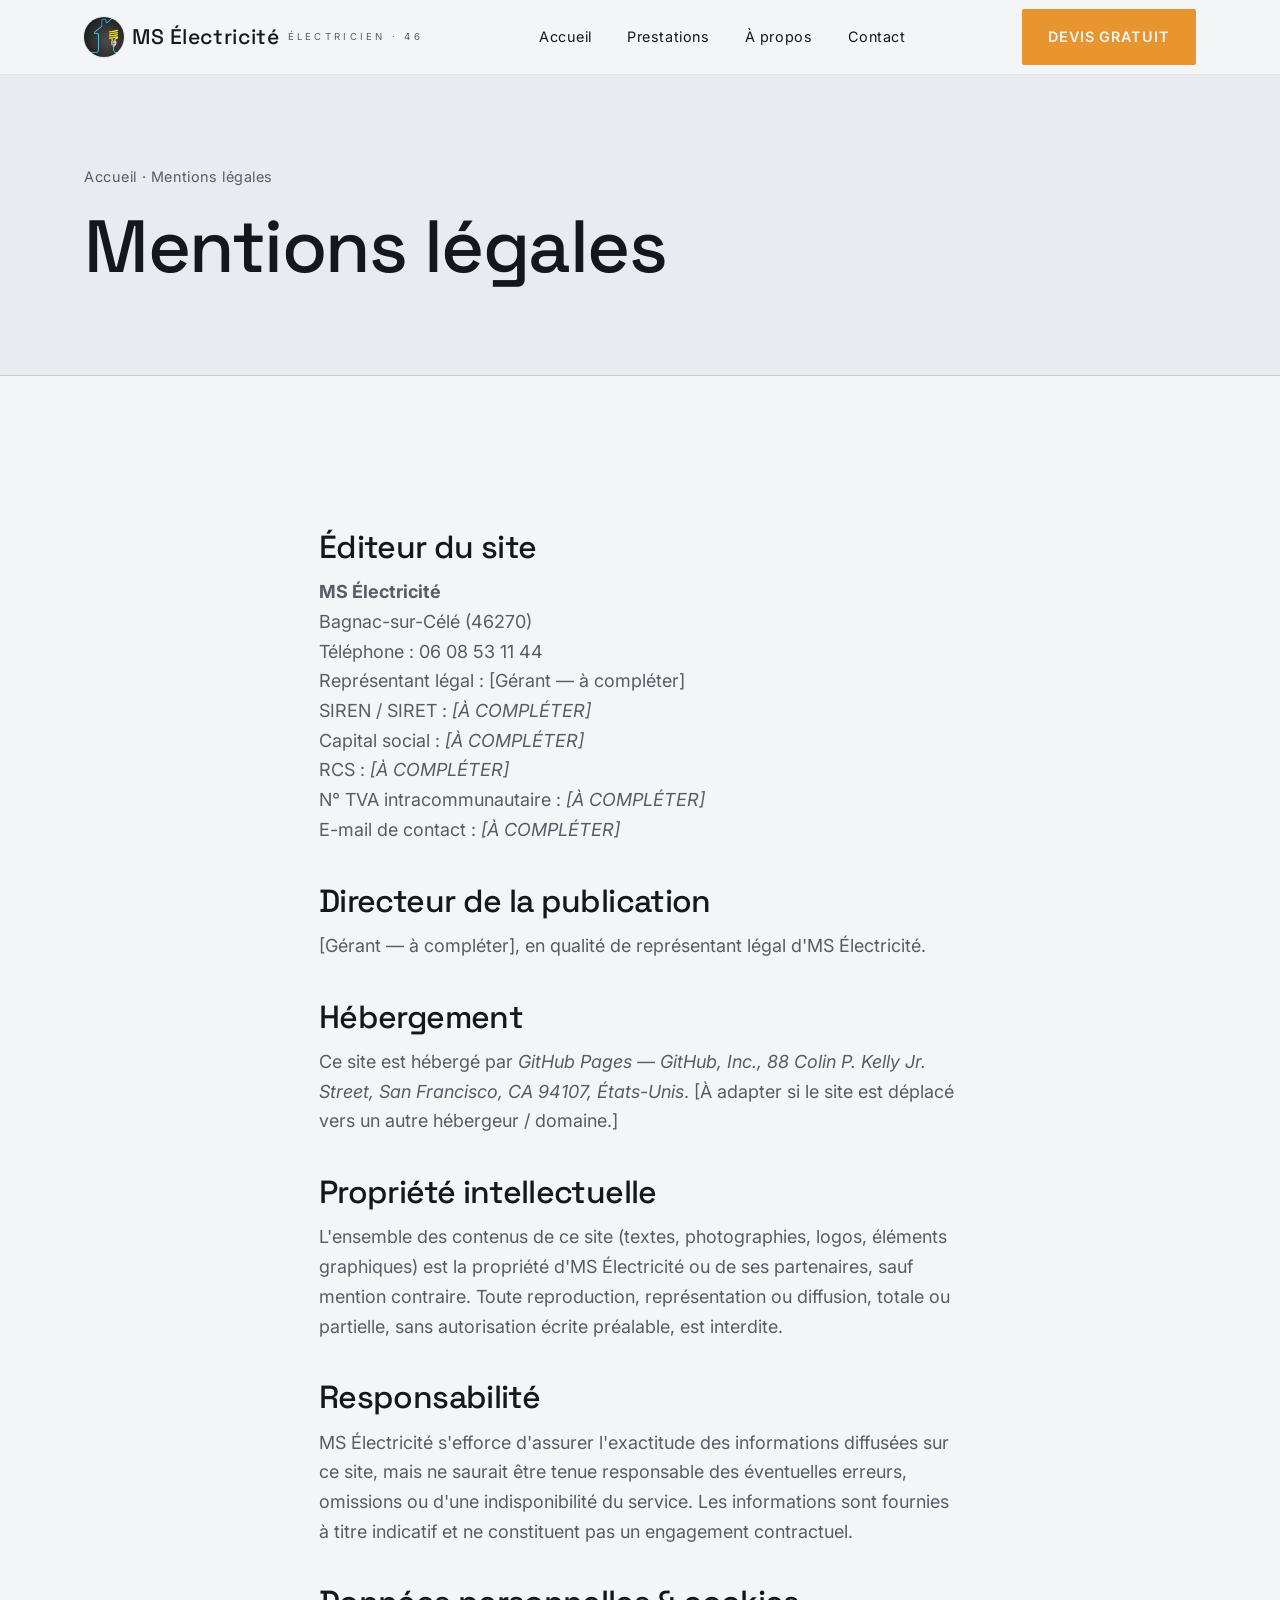
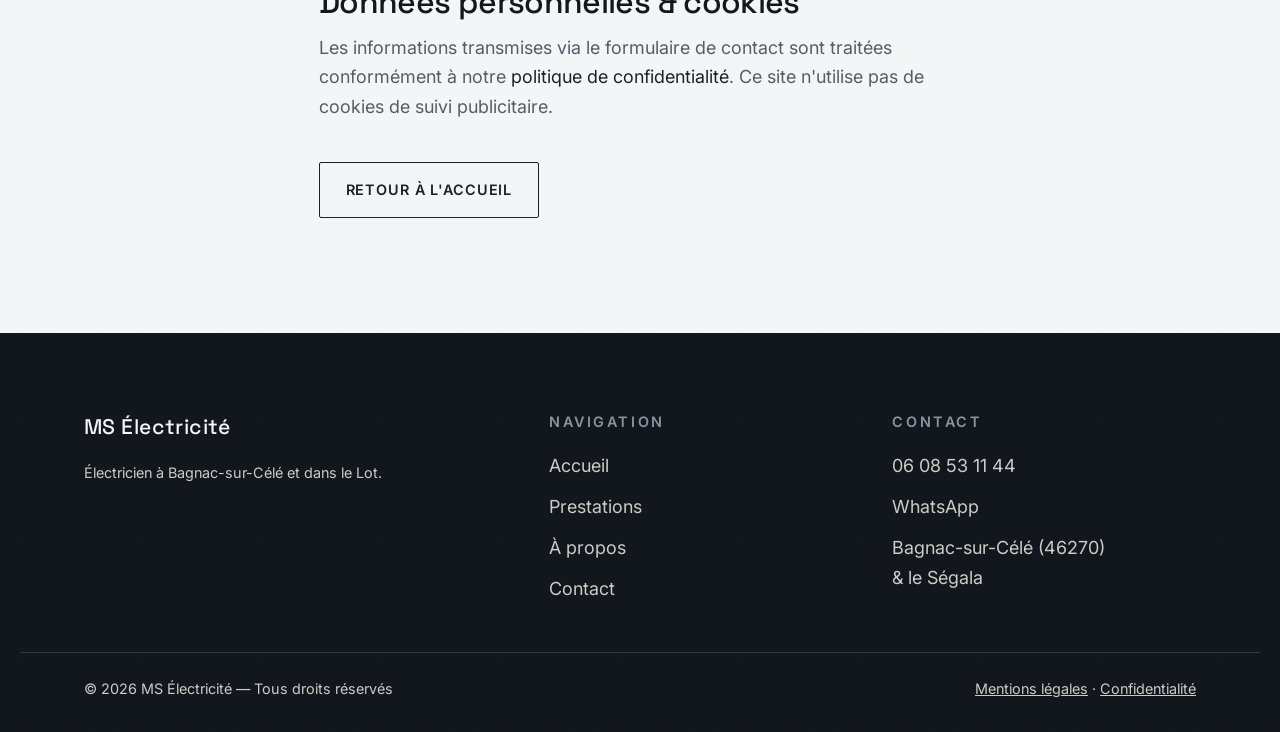
<file: mentions-legales.html>
<!DOCTYPE html>
<html lang="fr">
<head>
  <meta charset="UTF-8">
  <meta name="viewport" content="width=device-width, initial-scale=1.0">
  <title>Mentions légales | MS Électricité</title>
  <meta name="description" content="Mentions légales du site MS Électricité, électricien à Bagnac-sur-Célé (46).">
  <meta name="robots" content="noindex, follow">
  <link rel="icon" href="assets/favicon.svg" type="image/svg+xml">
  <link rel="preconnect" href="https://fonts.googleapis.com">
  <link rel="preconnect" href="https://fonts.gstatic.com" crossorigin>
  <link rel="stylesheet" href="https://fonts.googleapis.com/css2?family=Space+Grotesk:wght@400;500;600;700&family=Inter:wght@400;500;600&display=swap">
  <link rel="stylesheet" href="css/style.css">
</head>
<body>
  <header class="site-header">
    <div class="wrap nav">
      <a class="brand" href="index.html" aria-label="MS Électricité, accueil"><img class="brand-logo" src="assets/logo.jpg" alt="" width="40" height="40"><b>MS Électricité</b><span>Électricien · 46</span></a>
      <nav class="nav-links" aria-label="Navigation principale">
        <a href="index.html" class="ulink">Accueil</a>
        <a href="prestations.html" class="ulink">Prestations</a>
        <a href="a-propos.html" class="ulink">À propos</a>
        <a href="contact.html" class="ulink">Contact</a>
      </nav>
      <a href="contact.html" class="btn btn--primary nav-cta">Devis gratuit</a>
      <button class="nav-toggle" aria-label="Ouvrir le menu" aria-expanded="false" aria-controls="mobile-menu"><span></span><span></span><span></span></button>
    </div>
    <div class="mobile-menu" id="mobile-menu">
      <a href="index.html">Accueil</a><a href="prestations.html">Prestations</a><a href="a-propos.html">À propos</a><a href="contact.html">Contact</a>
      <a href="contact.html" class="btn btn--primary">Demander un devis</a>
    </div>
  </header>

  <main>
    <section class="page-hero">
      <div class="wrap"><p class="breadcrumb"><a href="index.html">Accueil</a> · Mentions légales</p><h1>Mentions légales</h1></div>
    </section>
    <section class="section">
      <div class="wrap legal">
        <h2>Éditeur du site</h2>
        <p><strong>MS Électricité</strong><br>
        Bagnac-sur-Célé (46270)<br>
        Téléphone : 06 08 53 11 44<br>
        Représentant légal : [Gérant — à compléter]</p>
        <p>SIREN / SIRET : <em>[À COMPLÉTER]</em><br>
        Capital social : <em>[À COMPLÉTER]</em><br>
        RCS : <em>[À COMPLÉTER]</em><br>
        N° TVA intracommunautaire : <em>[À COMPLÉTER]</em><br>
        E-mail de contact : <em>[À COMPLÉTER]</em></p>

        <h2>Directeur de la publication</h2>
        <p>[Gérant — à compléter], en qualité de représentant légal d'MS Électricité.</p>

        <h2>Hébergement</h2>
        <p>Ce site est hébergé par <em>GitHub Pages — GitHub, Inc., 88 Colin P. Kelly Jr. Street, San Francisco, CA 94107, États-Unis</em>. <span style="color:var(--ink-soft)">[À adapter si le site est déplacé vers un autre hébergeur / domaine.]</span></p>

        <h2>Propriété intellectuelle</h2>
        <p>L'ensemble des contenus de ce site (textes, photographies, logos, éléments graphiques) est la propriété d'MS Électricité ou de ses partenaires, sauf mention contraire. Toute reproduction, représentation ou diffusion, totale ou partielle, sans autorisation écrite préalable, est interdite.</p>

        <h2>Responsabilité</h2>
        <p>MS Électricité s'efforce d'assurer l'exactitude des informations diffusées sur ce site, mais ne saurait être tenue responsable des éventuelles erreurs, omissions ou d'une indisponibilité du service. Les informations sont fournies à titre indicatif et ne constituent pas un engagement contractuel.</p>

        <h2>Données personnelles &amp; cookies</h2>
        <p>Les informations transmises via le formulaire de contact sont traitées conformément à notre <a href="confidentialite.html" style="color:var(--walnut)">politique de confidentialité</a>. Ce site n'utilise pas de cookies de suivi publicitaire.</p>

        <p style="margin-top:2.5rem"><a href="index.html" class="btn btn--ghost">Retour à l'accueil</a></p>
      </div>
    </section>
  </main>

  <footer class="site-footer">
    <div class="wrap footer-grid">
      <div class="footer-brand"><a class="brand" href="index.html"><b>MS Électricité</b></a><p>Électricien à Bagnac-sur-Célé et dans le Lot.</p></div>
      <div class="footer-col"><h4>Navigation</h4><ul><li><a href="index.html">Accueil</a></li><li><a href="prestations.html">Prestations</a></li><li><a href="a-propos.html">À propos</a></li><li><a href="contact.html">Contact</a></li></ul></div>
      <div class="footer-col"><h4>Contact</h4><ul><li><a href="tel:+33608531144">06 08 53 11 44</a></li><li><a href="https://wa.me/33608531144" target="_blank" rel="noopener">WhatsApp</a></li><li>Bagnac-sur-Célé (46270)<br>&amp; le Ségala</li></ul></div>
    </div>
    <div class="wrap footer-bottom">
      <span>© <span id="year">2026</span> MS Électricité — Tous droits réservés</span>
      <span><a href="mentions-legales.html">Mentions légales</a> · <a href="confidentialite.html">Confidentialité</a></span>
    </div>
  </footer>
  <script src="js/main.js" defer></script>
</body>
</html>
</file>
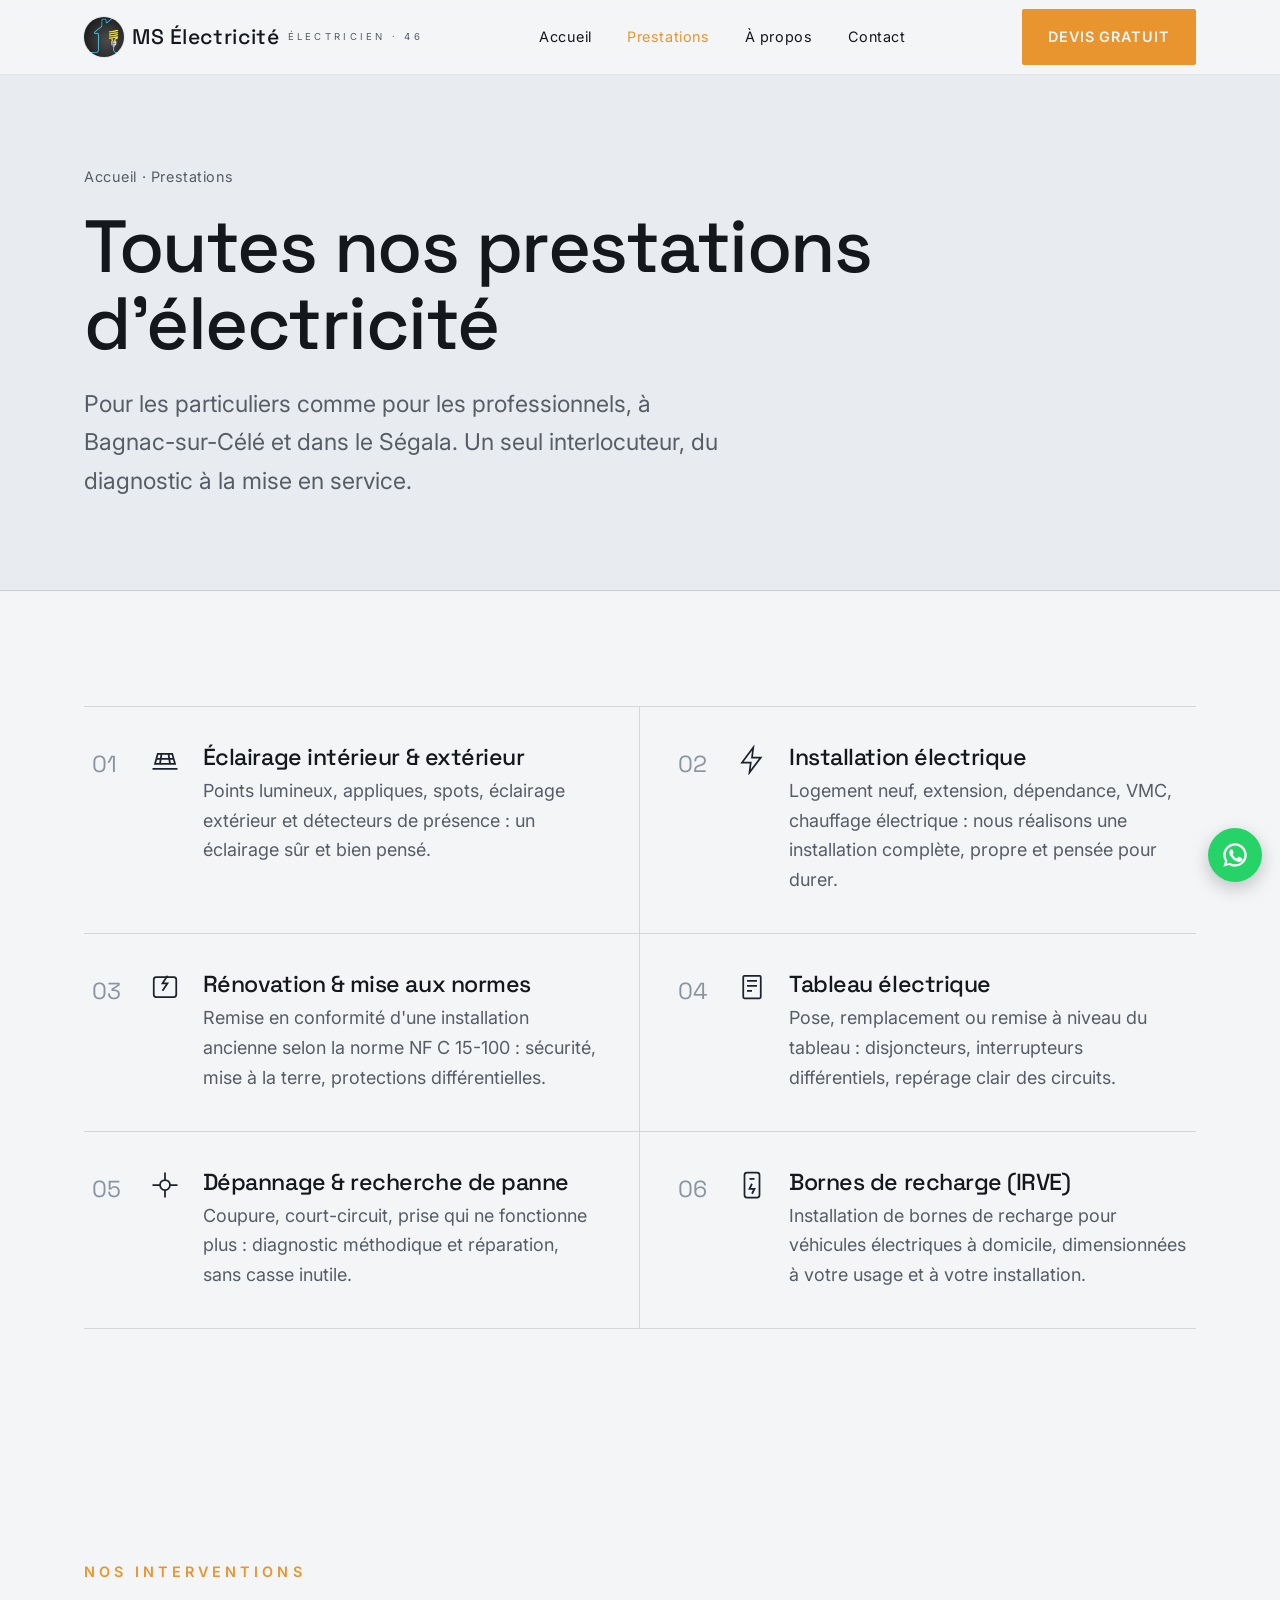
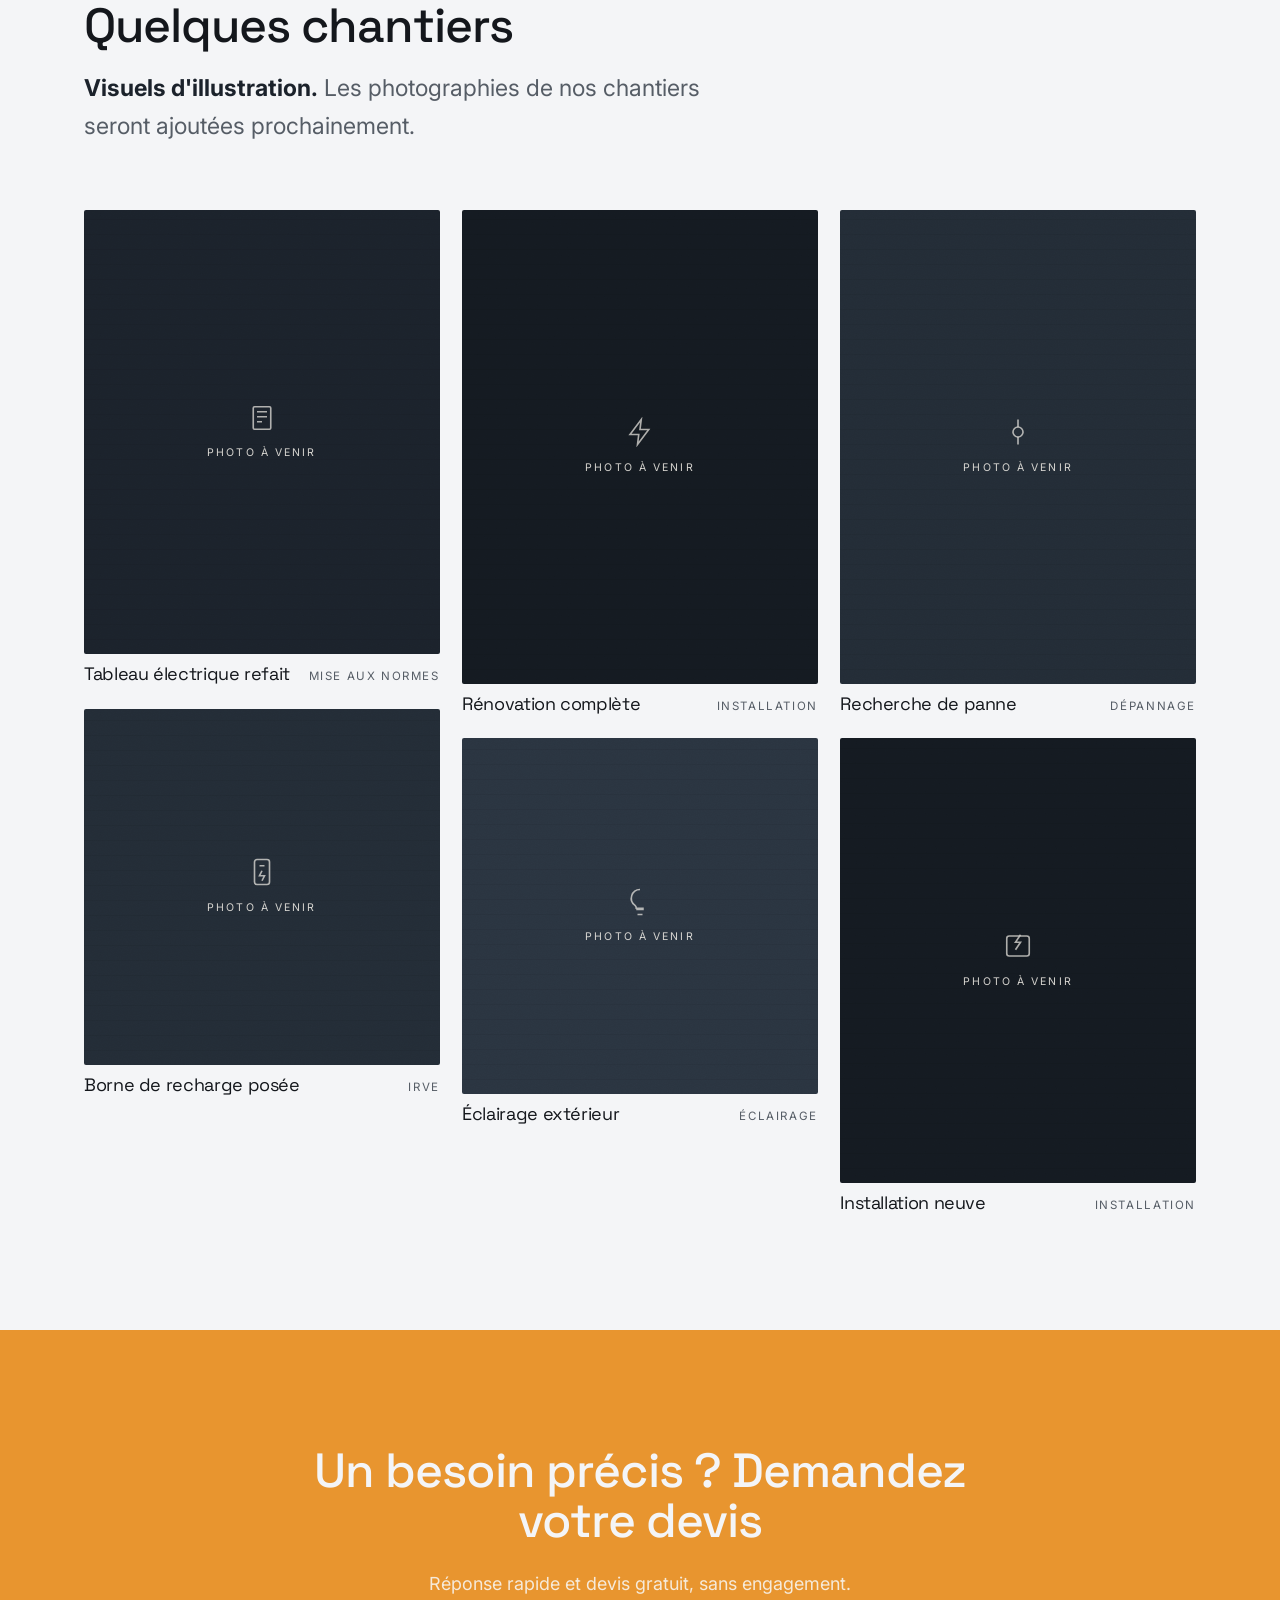
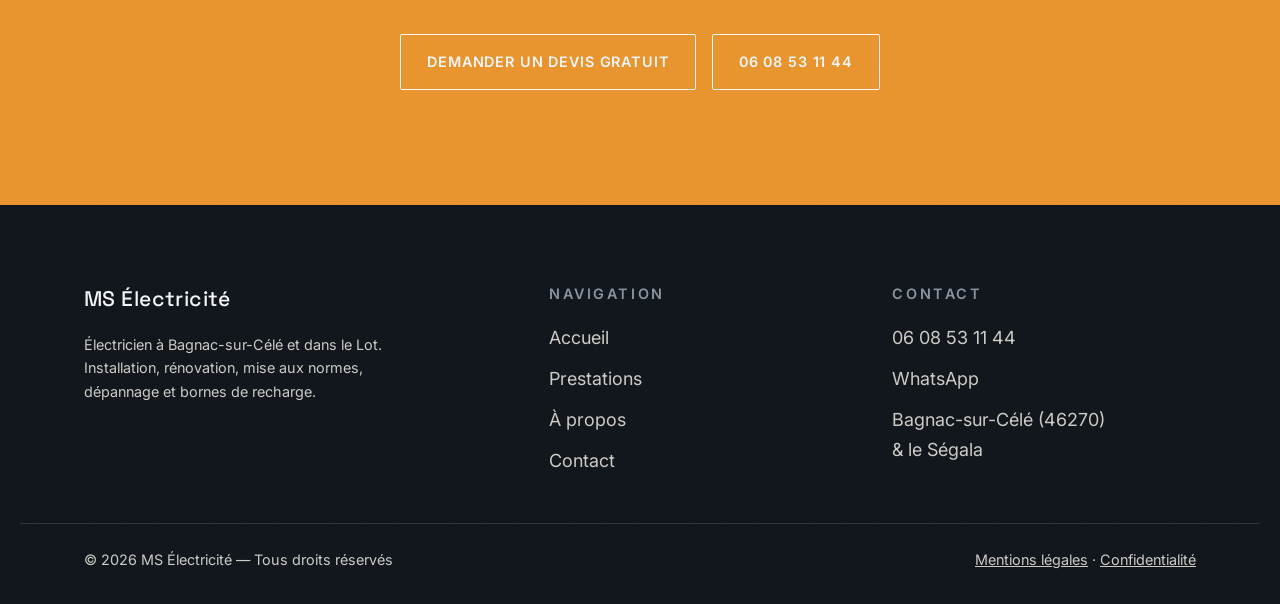
<file: prestations.html>
<!DOCTYPE html>
<html lang="fr">
<head>
  <meta charset="UTF-8">
  <meta name="viewport" content="width=device-width, initial-scale=1.0">
  <title>Prestations — électricien à Bagnac-sur-Célé | MS Électricité</title>
  <meta name="description" content="Prestations de MS Électricité à Bagnac-sur-Célé (46) : installation électrique, rénovation et mise aux normes, tableau électrique, éclairage, dépannage et bornes de recharge IRVE. Devis gratuit.">
  <link rel="canonical" href="https://sprintalex.github.io/ms-electricite-site/prestations.html">
  <meta name="robots" content="noindex, follow">
  <meta property="og:type" content="website">
  <meta property="og:locale" content="fr_FR">
  <meta property="og:title" content="Prestations : électricité générale | MS Électricité">
  <meta property="og:description" content="Installation, rénovation, mise aux normes, tableau, éclairage, dépannage et bornes IRVE dans le Lot.">
  <meta property="og:url" content="https://sprintalex.github.io/ms-electricite-site/prestations.html">
  <link rel="icon" href="assets/favicon.svg" type="image/svg+xml">
  <link rel="preconnect" href="https://fonts.googleapis.com">
  <link rel="preconnect" href="https://fonts.gstatic.com" crossorigin>
  <link rel="stylesheet" href="https://fonts.googleapis.com/css2?family=Space+Grotesk:wght@400;500;600;700&family=Inter:wght@400;500;600&display=swap">
  <link rel="stylesheet" href="css/style.css">
</head>
<body>

  <header class="site-header">
    <div class="wrap nav">
      <a class="brand" href="index.html" aria-label="MS Électricité, accueil"><img class="brand-logo" src="assets/logo.jpg" alt="" width="40" height="40"><b>MS Électricité</b><span>Électricien · 46</span></a>
      <nav class="nav-links" aria-label="Navigation principale">
        <a href="index.html" class="ulink">Accueil</a>
        <a href="prestations.html" aria-current="page" class="ulink">Prestations</a>
        <a href="a-propos.html" class="ulink">À propos</a>
        <a href="contact.html" class="ulink">Contact</a>
      </nav>
      <a href="contact.html" class="btn btn--primary nav-cta">Devis gratuit</a>
      <button class="nav-toggle" aria-label="Ouvrir le menu" aria-expanded="false" aria-controls="mobile-menu"><span></span><span></span><span></span></button>
    </div>
    <div class="mobile-menu" id="mobile-menu">
      <a href="index.html">Accueil</a>
      <a href="prestations.html">Prestations</a>
      <a href="a-propos.html">À propos</a>
      <a href="contact.html">Contact</a>
      <a href="contact.html" class="btn btn--primary">Demander un devis</a>
      <a href="tel:+33608531144" class="btn btn--ghost">06 08 53 11 44</a>
    </div>
  </header>

  <main>
    <section class="page-hero">
      <div class="wrap">
        <p class="breadcrumb"><a href="index.html">Accueil</a> · Prestations</p>
        <h1>Toutes nos prestations d'électricité</h1>
        <p class="lead">Pour les particuliers comme pour les professionnels, à Bagnac-sur-Célé et dans le Ségala. Un seul interlocuteur, du diagnostic à la mise en service.</p>
      </div>
    </section>

    <section class="section">
      <div class="wrap">
        <div class="services">
          <article class="service reveal"><span class="service-idx">01</span><span class="service-ico"><svg viewBox="0 0 24 24"><path d="M4 15h16l-2.2-8H6.2L4 15zM2 19h20M9.2 7L8 15M14.8 7L16 15M5.3 11h13.4"/></svg></span><div><h3>Éclairage intérieur &amp; extérieur</h3><p>Points lumineux, appliques, spots, éclairage extérieur et détecteurs de présence : un éclairage sûr et bien pensé.</p></div></article>
          <article class="service reveal"><span class="service-idx">02</span><span class="service-ico"><svg viewBox="0 0 24 24"><path d="M13 2L4 14h7l-1 8 9-12h-7l1-8z"/></svg></span><div><h3>Installation électrique</h3><p>Logement neuf, extension, dépendance, VMC, chauffage électrique : nous réalisons une installation complète, propre et pensée pour durer.</p></div></article>
          <article class="service reveal"><span class="service-idx">03</span><span class="service-ico"><svg viewBox="0 0 24 24"><rect x="3" y="4" width="18" height="16" rx="2"/><path d="M14 3l-4 6h4l-4 6"/></svg></span><div><h3>Rénovation &amp; mise aux normes</h3><p>Remise en conformité d'une installation ancienne selon la norme NF C 15-100 : sécurité, mise à la terre, protections différentielles.</p></div></article>
          <article class="service reveal"><span class="service-idx">04</span><span class="service-ico"><svg viewBox="0 0 24 24"><rect x="5" y="3" width="14" height="18" rx="1"/><path d="M8 7h8M8 11h8M8 15h4"/></svg></span><div><h3>Tableau électrique</h3><p>Pose, remplacement ou remise à niveau du tableau : disjoncteurs, interrupteurs différentiels, repérage clair des circuits.</p></div></article>
          <article class="service reveal"><span class="service-idx">05</span><span class="service-ico"><svg viewBox="0 0 24 24"><circle cx="12" cy="12" r="4"/><path d="M12 2v6M12 16v6M2 12h6M16 12h6"/></svg></span><div><h3>Dépannage &amp; recherche de panne</h3><p>Coupure, court-circuit, prise qui ne fonctionne plus : diagnostic méthodique et réparation, sans casse inutile.</p></div></article>
          <article class="service reveal"><span class="service-idx">06</span><span class="service-ico"><svg viewBox="0 0 24 24"><rect x="6" y="2" width="12" height="20" rx="2"/><path d="M10 7h4M12 11l-2 4h4l-2 4"/></svg></span><div><h3>Bornes de recharge (IRVE)</h3><p>Installation de bornes de recharge pour véhicules électriques à domicile, dimensionnées à votre usage et à votre installation.</p></div></article>
        </div>
      </div>
    </section>

    <!-- GALERIE -->
    <section class="section">
      <div class="wrap">
        <div class="section-head reveal">
          <p class="kicker">Nos interventions</p>
          <h2>Quelques chantiers</h2>
          <p class="lead reveal" style="color:var(--ink-soft)"><strong style="color:var(--walnut)">Visuels d'illustration.</strong> Les photographies de nos chantiers seront ajoutées prochainement.</p>
        </div>
        <div class="gallery">
          <figure class="gitem reveal"><div class="gph gph-a gph-tint-1" role="img" aria-label="Placeholder à fournir"><span class="gph-badge"><svg viewBox="0 0 24 24" fill="none" stroke="currentColor" stroke-width="1.3"><rect x="5" y="3" width="14" height="18" rx="1"/><path d="M8 7h8M8 11h8M8 15h4"/></svg><small>Photo à venir</small></span></div><figcaption class="gcap"><h3>Tableau électrique refait</h3><span>Mise aux normes</span></figcaption></figure>
          <figure class="gitem reveal"><div class="gph gph-b gph-tint-2" role="img" aria-label="Placeholder à fournir"><span class="gph-badge"><svg viewBox="0 0 24 24" fill="none" stroke="currentColor" stroke-width="1.3"><rect x="6" y="2" width="12" height="20" rx="2"/><path d="M10 7h4M12 11l-2 4h4l-2 4"/></svg><small>Photo à venir</small></span></div><figcaption class="gcap"><h3>Borne de recharge posée</h3><span>IRVE</span></figcaption></figure>
          <figure class="gitem reveal"><div class="gph gph-c gph-tint-3" role="img" aria-label="Placeholder à fournir"><span class="gph-badge"><svg viewBox="0 0 24 24" fill="none" stroke="currentColor" stroke-width="1.3"><path d="M13 2L4 14h7l-1 8 9-12h-7l1-8z"/></svg><small>Photo à venir</small></span></div><figcaption class="gcap"><h3>Rénovation complète</h3><span>Installation</span></figcaption></figure>
          <figure class="gitem reveal"><div class="gph gph-b gph-tint-4" role="img" aria-label="Placeholder à fournir"><span class="gph-badge"><svg viewBox="0 0 24 24" fill="none" stroke="currentColor" stroke-width="1.3"><path d="M9 18h6M10 22h4M12 2a7 7 0 0 0-4 12.7c.6.5 1 1.3 1 2.1V17h6"/></svg><small>Photo à venir</small></span></div><figcaption class="gcap"><h3>Éclairage extérieur</h3><span>Éclairage</span></figcaption></figure>
          <figure class="gitem reveal"><div class="gph gph-c gph-tint-2" role="img" aria-label="Placeholder à fournir"><span class="gph-badge"><svg viewBox="0 0 24 24" fill="none" stroke="currentColor" stroke-width="1.3"><circle cx="12" cy="12" r="4"/><path d="M12 2v6M12 16v6"/></svg><small>Photo à venir</small></span></div><figcaption class="gcap"><h3>Recherche de panne</h3><span>Dépannage</span></figcaption></figure>
          <figure class="gitem reveal"><div class="gph gph-a gph-tint-3" role="img" aria-label="Placeholder à fournir"><span class="gph-badge"><svg viewBox="0 0 24 24" fill="none" stroke="currentColor" stroke-width="1.3"><rect x="3" y="4" width="18" height="16" rx="2"/><path d="M14 3l-4 6h4l-4 6"/></svg><small>Photo à venir</small></span></div><figcaption class="gcap"><h3>Installation neuve</h3><span>Installation</span></figcaption></figure>
        </div>
      </div>
    </section>

    <section class="section cta-band">
      <div class="wrap">
        <h2 class="reveal">Un besoin précis&nbsp;? Demandez votre devis</h2>
        <p class="reveal">Réponse rapide et devis gratuit, sans engagement.</p>
        <div class="cta-actions reveal">
          <a href="contact.html" class="btn btn--light">Demander un devis gratuit</a>
          <a href="tel:+33608531144" class="btn btn--light">06 08 53 11 44</a>
        </div>
      </div>
    </section>
  </main>

  <footer class="site-footer">
    <div class="wrap footer-grid">
      <div class="footer-brand"><a class="brand" href="index.html"><b>MS Électricité</b></a><p>Électricien à Bagnac-sur-Célé et dans le Lot. Installation, rénovation, mise aux normes, dépannage et bornes de recharge.</p></div>
      <div class="footer-col"><h4>Navigation</h4><ul><li><a href="index.html">Accueil</a></li><li><a href="prestations.html">Prestations</a></li><li><a href="a-propos.html">À propos</a></li><li><a href="contact.html">Contact</a></li></ul></div>
      <div class="footer-col"><h4>Contact</h4><ul><li><a href="tel:+33608531144">06 08 53 11 44</a></li><li><a href="https://wa.me/33608531144" target="_blank" rel="noopener">WhatsApp</a></li><li>Bagnac-sur-Célé (46270)<br>&amp; le Ségala</li></ul></div>
    </div>
    <div class="wrap footer-bottom">
      <span>© <span id="year">2026</span> MS Électricité — Tous droits réservés</span>
      <span><a href="mentions-legales.html">Mentions légales</a> · <a href="confidentialite.html">Confidentialité</a></span>
    </div>
  </footer>

  <nav class="sticky-bar" aria-label="Actions rapides">
    <a class="sb-call" href="tel:+33608531144"><svg viewBox="0 0 24 24" fill="none" stroke="currentColor" stroke-width="1.7"><path d="M22 16.92v3a2 2 0 0 1-2.18 2 19.79 19.79 0 0 1-8.63-3.07 19.5 19.5 0 0 1-6-6 19.79 19.79 0 0 1-3.07-8.67A2 2 0 0 1 4.11 2h3a2 2 0 0 1 2 1.72c.13.96.36 1.9.7 2.81a2 2 0 0 1-.45 2.11L8.09 9.91a16 16 0 0 0 6 6l1.27-1.27a2 2 0 0 1 2.11-.45c.9.34 1.85.57 2.81.7A2 2 0 0 1 22 16.92z"/></svg>Appeler</a>
    <a class="sb-quote" href="contact.html">Devis gratuit</a>
  </nav>
  <a class="wa-float" href="https://wa.me/33608531144?text=Bonjour%2C%20je%20souhaite%20un%20devis%20pour%20des%20travaux%20d%27%C3%A9lectricit%C3%A9." target="_blank" rel="noopener" aria-label="Contacter sur WhatsApp"><svg viewBox="0 0 24 24"><path d="M17.5 14.4c-.3-.2-1.7-.9-2-1-.3-.1-.5-.2-.6.1-.2.3-.7 1-.8 1.1-.2.2-.3.2-.6.1-1.5-.7-2.5-1.3-3.4-3-.3-.5.3-.4.7-1.4.1-.2 0-.4 0-.5s-.6-1.5-.9-2.1c-.2-.5-.4-.5-.6-.5h-.5c-.2 0-.5.1-.7.4-.3.3-1 1-1 2.4s1 2.8 1.2 3c.1.2 2 3.1 5 4.3 2.5 1 2.5.7 3 .6.5-.1 1.7-.7 1.9-1.3.2-.6.2-1.2.1-1.3-.1-.1-.3-.2-.6-.4zM12 2a10 10 0 0 0-8.5 15.3L2 22l4.8-1.5A10 10 0 1 0 12 2zm0 18a8 8 0 0 1-4.1-1.1l-.3-.2-2.9.9.9-2.8-.2-.3A8 8 0 1 1 12 20z"/></svg></a>

  <script src="js/main.js" defer></script>
</body>
</html>
</file>
<file: css/style.css>
/* ============================================================
   MS ÉLECTRICITE — Électricien à Baziège & Haute-Garonne
   Design system : "Précision & courant" — technique premium
   Charbon / acier + accent ambre (spark). Variables héritées
   de la maquette Abrasive : mêmes noms, valeurs re-skinnées.
   ============================================================ */

/* ---------- Tokens ---------- */
:root {
  /* Couleurs */
  --cream:        #F4F5F7;  /* fond principal (papier froid) */
  --cream-deep:   #E8EBEF;  /* fond alterné */
  --ink:          #14171C;  /* texte principal */
  --ink-soft:     #565D66;  /* texte secondaire */
  --walnut:       #1B222B;  /* charbon — filets, footer, accents */
  --walnut-deep:  #10151B;  /* charbon profond */
  --oak:          #8A94A0;  /* acier — survols, détails */
  --terracotta:   #E8952F;  /* CTA ambre — spark, rare */
  --terracotta-d: #CC7A18;  /* CTA hover */
  --line:         rgba(20, 23, 28, 0.14); /* hairline */
  --line-soft:    rgba(20, 23, 28, 0.07);

  /* Typo */
  --serif: "Space Grotesk", "Segoe UI", sans-serif; /* display technique */
  --sans:  "Inter", -apple-system, BlinkMacSystemFont, "Segoe UI", sans-serif;

  /* Échelle */
  --step--1: clamp(0.82rem, 0.78rem + 0.2vw, 0.9rem);
  --step-0:  clamp(1rem, 0.95rem + 0.25vw, 1.125rem);
  --step-1:  clamp(1.2rem, 1.1rem + 0.5vw, 1.45rem);
  --step-2:  clamp(1.5rem, 1.3rem + 1vw, 2rem);
  --step-3:  clamp(2rem, 1.6rem + 2vw, 3rem);
  --step-4:  clamp(2.6rem, 1.9rem + 3.4vw, 4.75rem);
  --step-5:  clamp(3.2rem, 2rem + 5.5vw, 6.5rem);

  /* Rythme */
  --pad-x: clamp(1.25rem, 5vw, 6rem);
  --section-y: clamp(4rem, 9vw, 9rem);
  --maxw: 1240px;

  --ease: cubic-bezier(0.22, 0.61, 0.36, 1);

  /* Grain bois réutilisable (feTurbulence, teinte noyer) */
  --grain: url("data:image/svg+xml,%3Csvg xmlns='http://www.w3.org/2000/svg' width='120' height='120'%3E%3Cfilter id='n'%3E%3CfeTurbulence type='fractalNoise' baseFrequency='0.9' numOctaves='2' stitchTiles='stitch'/%3E%3CfeColorMatrix type='saturate' values='0'/%3E%3C/filter%3E%3Crect width='100%25' height='100%25' filter='url(%23n)' opacity='0.5'/%3E%3C/svg%3E");
}

/* ---------- Reset léger ---------- */
*, *::before, *::after { box-sizing: border-box; }
* { margin: 0; }
html { -webkit-text-size-adjust: 100%; scroll-behavior: smooth; }
body {
  font-family: var(--sans);
  font-size: var(--step-0);
  line-height: 1.65;
  color: var(--ink);
  background: var(--cream);
  -webkit-font-smoothing: antialiased;
  text-rendering: optimizeLegibility;
  overflow-x: hidden;
}
img, svg { display: block; max-width: 100%; }
a { color: inherit; text-decoration: none; }
button { font: inherit; cursor: pointer; }
h1, h2, h3 { font-family: var(--serif); font-weight: 500; line-height: 1.05; letter-spacing: -0.02em; }
::selection { background: var(--terracotta); color: var(--cream); }

@media (prefers-reduced-motion: reduce) {
  html { scroll-behavior: auto; }
  *, *::before, *::after { animation-duration: 0.001ms !important; transition-duration: 0.001ms !important; }
}

/* ---------- Utilitaires ---------- */
.wrap { max-width: var(--maxw); margin-inline: auto; padding-inline: var(--pad-x); }
.section { padding-block: var(--section-y); }
.kicker {
  font-family: var(--sans);
  font-size: var(--step--1);
  text-transform: uppercase;
  letter-spacing: 0.28em;
  font-weight: 600;
  color: var(--terracotta);
}
.lead { font-size: var(--step-1); color: var(--ink-soft); max-width: 46ch; }
.hairline { height: 1px; background: var(--line); border: 0; }

/* Reveal on scroll */
.reveal { opacity: 0; transform: translateY(22px); transition: opacity 0.8s var(--ease), transform 0.8s var(--ease); }
.reveal.in { opacity: 1; transform: none; }

/* ---------- Boutons ---------- */
.btn {
  display: inline-flex; align-items: center; gap: 0.55rem;
  padding: 0.95rem 1.6rem;
  font-family: var(--sans); font-size: var(--step--1); font-weight: 600;
  letter-spacing: 0.06em; text-transform: uppercase;
  border-radius: 2px; border: 1px solid transparent;
  transition: background 0.25s var(--ease), color 0.25s var(--ease), border-color 0.25s var(--ease), transform 0.25s var(--ease);
}
.btn:active { transform: translateY(1px); }
.btn--primary { background: var(--terracotta); color: var(--cream); }
.btn--primary:hover { background: var(--terracotta-d); }
.btn--ghost { border-color: var(--walnut); color: var(--walnut); background: transparent; }
.btn--ghost:hover { background: var(--walnut); color: var(--cream); }
.btn--light { border-color: rgba(247,243,236,0.4); color: var(--cream); }
.btn--light:hover { background: var(--cream); color: var(--walnut-deep); }
.btn svg { width: 1.05em; height: 1.05em; }

/* Lien souligné animé */
.ulink { position: relative; }
.ulink::after {
  content: ""; position: absolute; left: 0; bottom: -3px; width: 100%; height: 1px;
  background: currentColor; transform: scaleX(0); transform-origin: right;
  transition: transform 0.35s var(--ease);
}
.ulink:hover::after { transform: scaleX(1); transform-origin: left; }

/* =========================================================
   HEADER / NAV
   ========================================================= */
.site-header {
  position: sticky; top: 0; z-index: 50;
  background: color-mix(in srgb, var(--cream) 88%, transparent);
  backdrop-filter: blur(10px);
  border-bottom: 1px solid var(--line-soft);
}
.nav {
  display: flex; align-items: center; justify-content: space-between;
  height: 74px;
}
.brand {
  font-family: var(--serif); font-size: 1.32rem; letter-spacing: 0.02em;
  display: flex; align-items: center; gap: 0.6ch;
}
.brand-logo {
  width: 40px; height: 40px; border-radius: 50%;
  object-fit: cover; flex: none;
  box-shadow: 0 0 0 1px var(--line-soft);
}
.brand b { font-weight: 500; }
.brand span { font-family: var(--sans); font-size: 0.6rem; letter-spacing: 0.34em; text-transform: uppercase; color: var(--ink-soft); }
.nav-links { display: flex; align-items: center; gap: 2.2rem; }
.nav-links a { font-size: var(--step--1); letter-spacing: 0.04em; }
.nav-links a[aria-current="page"] { color: var(--terracotta); }
.nav-cta { display: inline-flex; }

.nav-toggle { display: none; background: none; border: 0; padding: 0.5rem; }
.nav-toggle span { display: block; width: 26px; height: 2px; background: var(--ink); margin: 5px 0; transition: transform 0.3s var(--ease), opacity 0.3s var(--ease); }

@media (max-width: 860px) {
  .nav-links, .nav-cta { display: none; }
  .nav-toggle { display: block; z-index: 60; }
  .mobile-menu {
    position: fixed; inset: 0; z-index: 55;
    background: var(--cream); padding: 6rem var(--pad-x) 3rem;
    display: flex; flex-direction: column; gap: 1.5rem;
    transform: translateY(-100%); transition: transform 0.5s var(--ease);
    visibility: hidden;
  }
  .mobile-menu.open { transform: translateY(0); visibility: visible; }
  .mobile-menu a { font-family: var(--serif); font-size: var(--step-2); }
  .mobile-menu .btn { margin-top: 1rem; align-self: flex-start; }
  body.menu-open { overflow: hidden; }
  .nav-toggle.active span:nth-child(1) { transform: translateY(7px) rotate(45deg); }
  .nav-toggle.active span:nth-child(2) { opacity: 0; }
  .nav-toggle.active span:nth-child(3) { transform: translateY(-7px) rotate(-45deg); }
}
@media (min-width: 861px) { .mobile-menu { display: none; } }

/* =========================================================
   HERO
   ========================================================= */
.hero { position: relative; overflow: hidden; }
.hero-grid {
  display: grid; grid-template-columns: 1.05fr 0.95fr;
  min-height: calc(100vh - 74px);
  align-items: stretch;
}
.hero-text {
  display: flex; flex-direction: column; justify-content: center;
  padding: clamp(2rem,6vw,5rem) clamp(1.25rem,4vw,4rem) clamp(2rem,6vw,5rem) var(--pad-x);
}
.hero-text .kicker { margin-bottom: 1.5rem; }
.hero h1 { font-size: var(--step-5); font-optical-sizing: auto; }
.hero h1 em { font-style: normal; color: var(--terracotta); }
.hero-text .lead { margin-top: 1.8rem; }
.hero-actions { display: flex; flex-wrap: wrap; gap: 1rem; margin-top: 2.6rem; }
.hero-visual {
  position: relative;
  background:
    radial-gradient(120% 80% at 78% 12%, rgba(232,149,47,0.20), transparent 55%),
    linear-gradient(150deg, #232B35 0%, #131820 60%, #0C1016 100%);
}
.hero-visual::before {
  content: ""; position: absolute; inset: 0;
  background-image: var(--grain); opacity: 0.10; mix-blend-mode: overlay;
}
.hero-visual::after {
  content: ""; position: absolute; inset: 0;
  background: linear-gradient(180deg, transparent 55%, rgba(8,11,16,0.5));
}
.hero-visual .visual-note {
  position: absolute; left: 1.5rem; bottom: 1.35rem; z-index: 2;
  font-size: 0.7rem; letter-spacing: 0.18em; text-transform: uppercase;
  color: rgba(247,243,236,0.72);
}

@media (max-width: 860px) {
  .hero-grid { grid-template-columns: 1fr; min-height: auto; }
  .hero-visual { min-height: 42vh; order: -1; }
  .hero-text { padding-top: clamp(2.5rem,10vw,4rem); padding-bottom: clamp(2.5rem,10vw,4rem); }
}

/* =========================================================
   BANDEAU PREUVE (compteurs)
   ========================================================= */
.proof { background: var(--cream-deep); border-block: 1px solid var(--line-soft); }
.proof-grid { display: grid; grid-template-columns: repeat(3, 1fr); }
.proof-item { text-align: center; padding: clamp(2rem,4vw,3.2rem) 1rem; position: relative; }
.proof-item + .proof-item::before {
  content: ""; position: absolute; left: 0; top: 22%; height: 56%; width: 1px; background: var(--line);
}
.proof-num { font-family: var(--serif); font-size: var(--step-4); color: var(--walnut); line-height: 1; }
.proof-num small { font-size: 0.42em; vertical-align: super; }
.proof-label { display: block; margin-top: 0.7rem; font-size: var(--step--1); letter-spacing: 0.12em; text-transform: uppercase; color: var(--ink-soft); }
@media (max-width: 620px) {
  .proof-grid { grid-template-columns: 1fr; }
  .proof-item + .proof-item { border-top: 1px solid var(--line); }
  .proof-item + .proof-item::before { display: none; }
}

/* =========================================================
   SECTION HEADER éditorial
   ========================================================= */
.section-head { display: grid; grid-template-columns: 1fr; gap: 1.1rem; max-width: 62ch; margin-bottom: clamp(2.5rem,5vw,4rem); }
.section-head h2 { font-size: var(--step-3); }
.section-head .kicker { color: var(--terracotta); }

/* =========================================================
   PRESTATIONS — liste éditoriale
   ========================================================= */
.services { display: grid; grid-template-columns: repeat(2, 1fr); gap: 0; border-top: 1px solid var(--line); }
.service {
  display: flex; gap: 1.4rem; align-items: flex-start;
  padding: clamp(1.6rem,3vw,2.4rem) 0.5rem;
  border-bottom: 1px solid var(--line);
  transition: background 0.35s var(--ease);
}
.service:nth-child(odd) { border-right: 1px solid var(--line); padding-right: clamp(1.5rem,3vw,2.5rem); }
.service:nth-child(even) { padding-left: clamp(1.5rem,3vw,2.5rem); }
.service:hover { background: var(--cream-deep); }
.service-idx { font-family: var(--serif); font-size: var(--step-1); color: var(--oak); min-width: 2.4ch; }
.service-ico { color: var(--walnut); flex-shrink: 0; }
.service-ico svg { width: 30px; height: 30px; stroke: currentColor; stroke-width: 1.4; fill: none; }
.service h3 { font-size: var(--step-1); margin-bottom: 0.4rem; }
.service p { color: var(--ink-soft); font-size: var(--step-0); }
@media (max-width: 720px) {
  .services { grid-template-columns: 1fr; }
  .service:nth-child(odd) { border-right: 0; padding-right: 0.5rem; }
  .service:nth-child(even) { padding-left: 0.5rem; }
}

/* =========================================================
   DÉMARCHE — 3 temps
   ========================================================= */
.process { background: var(--walnut-deep); color: var(--cream); position: relative; }
.process::before { content: ""; position: absolute; inset: 0; background-image: var(--grain); opacity: 0.06; }
.process .wrap { position: relative; }
.process .kicker { color: var(--oak); }
.process h2 { font-size: var(--step-3); color: var(--cream); max-width: 20ch; margin-bottom: clamp(2.5rem,5vw,3.5rem); }
.steps { display: grid; grid-template-columns: repeat(3, 1fr); gap: clamp(1.5rem,4vw,3rem); }
.step { border-top: 1px solid rgba(247,243,236,0.22); padding-top: 1.4rem; }
.step-n { font-family: var(--serif); font-size: var(--step-2); color: var(--oak); display: block; margin-bottom: 0.8rem; }
.step h3 { font-size: var(--step-1); color: var(--cream); margin-bottom: 0.6rem; }
.step p { color: rgba(247,243,236,0.72); font-size: var(--step-0); }
@media (max-width: 720px) { .steps { grid-template-columns: 1fr; } }

/* =========================================================
   RÉALISATIONS — galerie placeholders bois
   ========================================================= */
.gallery { columns: 3; column-gap: clamp(0.9rem,2vw,1.4rem); }
.gitem { break-inside: avoid; margin-bottom: clamp(0.9rem,2vw,1.4rem); }
.gfig { margin: 0; }
.gph {
  position: relative; overflow: hidden; border-radius: 2px;
  background: var(--walnut);
  display: grid; place-items: center;
}
.gph::before { content: ""; position: absolute; inset: 0; background-image: var(--grain); opacity: 0.2; mix-blend-mode: overlay; }
.gph::after {
  content: ""; position: absolute; inset: 0;
  background: repeating-linear-gradient(0deg, transparent 0 14px, rgba(0,0,0,0.05) 14px 15px);
}
.gph-a { aspect-ratio: 4/5; }
.gph-b { aspect-ratio: 1/1; }
.gph-c { aspect-ratio: 3/4; }
.gph-tint-1 { background: #1B222B; }
.gph-tint-2 { background: #232C36; }
.gph-tint-3 { background: #141A21; }
.gph-tint-4 { background: #2A3440; }
.gph-badge {
  position: relative; z-index: 2; text-align: center;
  color: rgba(247,243,236,0.85); padding: 1rem;
}
.gph-badge svg { width: 30px; height: 30px; margin: 0 auto 0.7rem; stroke: currentColor; stroke-width: 1.3; fill: none; opacity: 0.8; }
.gph-badge small { display: block; font-size: 0.66rem; letter-spacing: 0.2em; text-transform: uppercase; }
.gcap { display: flex; justify-content: space-between; align-items: baseline; margin-top: 0.7rem; gap: 1rem; }
.gcap h3 { font-family: var(--serif); font-size: var(--step-0); font-weight: 400; }
.gcap span { font-size: 0.72rem; letter-spacing: 0.14em; text-transform: uppercase; color: var(--ink-soft); }
@media (max-width: 900px) { .gallery { columns: 2; } }
@media (max-width: 560px) { .gallery { columns: 1; } }

/* =========================================================
   À PROPOS / SAVOIR-FAIRE
   ========================================================= */
.split { display: grid; grid-template-columns: 1fr 1fr; gap: clamp(2rem,5vw,5rem); align-items: center; }
.split.reverse .split-visual { order: 2; }
.prose p + p { margin-top: 1.1rem; }
.prose p { color: var(--ink-soft); }
.split-visual {
  position: relative; aspect-ratio: 4/5; border-radius: 2px; overflow: hidden;
  background:
    radial-gradient(120% 90% at 70% 15%, rgba(232,149,47,0.16), transparent 55%),
    linear-gradient(150deg, #232C36, #10151B 75%);
}
.split-visual::before { content: ""; position: absolute; inset: 0; background-image: var(--grain); opacity: 0.1; mix-blend-mode: overlay; }
.split-visual .visual-note { position: absolute; left: 1.2rem; bottom: 1.1rem; font-size: 0.66rem; letter-spacing: 0.16em; text-transform: uppercase; color: rgba(247,243,236,0.7); }
@media (max-width: 800px) {
  .split { grid-template-columns: 1fr; }
  .split.reverse .split-visual { order: 0; }
  .split-visual { aspect-ratio: 16/10; }
}

/* Valeurs / matériaux */
.values { display: grid; grid-template-columns: repeat(3,1fr); gap: 0; border-top: 1px solid var(--line); margin-top: 1rem; }
.value { padding: clamp(1.4rem,3vw,2rem) 1.2rem clamp(1.4rem,3vw,2rem) 0; border-bottom: 1px solid var(--line); }
.value:not(:last-child) { border-right: 1px solid var(--line); padding-right: 1.5rem; }
.value h3 { font-size: var(--step-1); margin-bottom: 0.5rem; }
.value p { font-size: var(--step-0); color: var(--ink-soft); }
@media (max-width: 720px) {
  .values { grid-template-columns: 1fr; }
  .value:not(:last-child) { border-right: 0; padding-right: 0; }
}

/* =========================================================
   CTA BANDE
   ========================================================= */
.cta-band { background: var(--terracotta); color: var(--cream); text-align: center; }
.cta-band h2 { font-size: var(--step-3); color: var(--cream); max-width: 22ch; margin: 0 auto 1.4rem; }
.cta-band p { color: rgba(247,243,236,0.9); max-width: 44ch; margin: 0 auto 2.2rem; }
.cta-band .btn--light { border-color: var(--cream); }
.cta-actions { display: flex; gap: 1rem; justify-content: center; flex-wrap: wrap; }

/* =========================================================
   CONTACT
   ========================================================= */
.contact-grid { display: grid; grid-template-columns: 1fr 1fr; gap: clamp(2rem,5vw,4.5rem); align-items: start; }
.form-row { margin-bottom: 1.3rem; }
.form-row label { display: block; font-size: var(--step--1); letter-spacing: 0.06em; text-transform: uppercase; color: var(--ink-soft); margin-bottom: 0.5rem; }
.form-row input, .form-row textarea, .form-row select {
  width: 100%; padding: 0.85rem 1rem; font: inherit; font-size: var(--step-0);
  background: var(--cream); color: var(--ink);
  border: 1px solid var(--line); border-radius: 2px;
  transition: border-color 0.25s var(--ease), box-shadow 0.25s var(--ease);
}
.form-row input:focus, .form-row textarea:focus, .form-row select:focus {
  outline: none; border-color: var(--terracotta);
  box-shadow: 0 0 0 3px rgba(181,98,60,0.15);
}
.form-row textarea { resize: vertical; min-height: 130px; }
.form-consent { display: flex; gap: 0.7rem; align-items: flex-start; font-size: var(--step--1); color: var(--ink-soft); margin-bottom: 1.4rem; }
.form-consent input { width: auto; margin-top: 0.25rem; flex-shrink: 0; }
.form-consent a { color: var(--walnut); text-decoration: underline; }
.form-note { font-size: var(--step--1); color: var(--ink-soft); margin-top: 1rem; }
.form-status { margin-top: 1rem; padding: 0.9rem 1.1rem; border-radius: 2px; font-size: var(--step--1); display: none; }
.form-status.ok { display: block; background: rgba(94,64,34,0.08); color: var(--walnut); border: 1px solid var(--line); }
.form-status.err { display: block; background: rgba(152,73,42,0.1); color: var(--terracotta-d); border: 1px solid rgba(152,73,42,0.3); }

.contact-info dl { display: grid; gap: 1.5rem; }
.contact-info dt { font-size: var(--step--1); letter-spacing: 0.16em; text-transform: uppercase; color: var(--terracotta); margin-bottom: 0.3rem; }
.contact-info dd { font-size: var(--step-1); font-family: var(--serif); }
.contact-info dd a { }
.map-embed { margin-top: 2rem; border-radius: 2px; overflow: hidden; border: 1px solid var(--line); aspect-ratio: 16/10; }
.map-embed iframe { width: 100%; height: 100%; border: 0; filter: grayscale(0.3) sepia(0.15); }
@media (max-width: 800px) { .contact-grid { grid-template-columns: 1fr; } }

/* =========================================================
   FOOTER
   ========================================================= */
.site-footer { background: var(--walnut-deep); color: rgba(247,243,236,0.82); padding-block: clamp(3rem,6vw,5rem) 2rem; position: relative; }
.site-footer::before { content: ""; position: absolute; inset: 0; background-image: var(--grain); opacity: 0.05; pointer-events: none; }
.footer-grid { position: relative; display: grid; grid-template-columns: 1.4fr 1fr 1fr; gap: 2.5rem; }
.footer-brand .brand { color: var(--cream); margin-bottom: 1rem; }
.footer-brand p { font-size: var(--step--1); max-width: 34ch; }
.footer-col h4 { font-size: var(--step--1); letter-spacing: 0.18em; text-transform: uppercase; color: var(--oak); margin-bottom: 1.1rem; font-family: var(--sans); font-weight: 600; }
.footer-col ul { list-style: none; padding: 0; display: grid; gap: 0.7rem; }
.footer-col a { font-size: var(--step-0); }
.footer-col a:hover { color: var(--cream); }
.footer-bottom { position: relative; margin-top: 3rem; padding-top: 1.5rem; border-top: 1px solid rgba(247,243,236,0.14); display: flex; justify-content: space-between; flex-wrap: wrap; gap: 1rem; font-size: var(--step--1); }
.footer-bottom a { text-decoration: underline; }
@media (max-width: 720px) { .footer-grid { grid-template-columns: 1fr; gap: 2rem; } }

/* =========================================================
   STICKY MOBILE BAR + WHATSAPP
   ========================================================= */
.sticky-bar {
  position: fixed; left: 0; right: 0; bottom: 0; z-index: 45;
  display: none; grid-template-columns: 1fr 1fr;
  background: var(--cream); border-top: 1px solid var(--line);
  box-shadow: 0 -6px 24px rgba(36,28,21,0.1);
}
.sticky-bar a {
  display: flex; align-items: center; justify-content: center; gap: 0.5rem;
  padding: 1rem; font-size: var(--step--1); font-weight: 600; letter-spacing: 0.05em; text-transform: uppercase;
}
.sticky-bar a svg { width: 1.1em; height: 1.1em; }
.sticky-bar .sb-call { color: var(--walnut); }
.sticky-bar .sb-quote { background: var(--terracotta); color: var(--cream); }
@media (max-width: 860px) { .sticky-bar { display: grid; } body { padding-bottom: 58px; } }

.wa-float {
  position: fixed; right: 1.1rem; bottom: 1.1rem; z-index: 46;
  width: 54px; height: 54px; border-radius: 50%;
  background: #25D366; color: #fff; display: grid; place-items: center;
  box-shadow: 0 6px 18px rgba(0,0,0,0.22); transition: transform 0.25s var(--ease);
}
.wa-float:hover { transform: scale(1.06); }
.wa-float svg { width: 28px; height: 28px; fill: currentColor; }
@media (max-width: 860px) { .wa-float { bottom: 70px; } }

/* Page hero compact (pages internes) */
.page-hero { background: var(--cream-deep); border-bottom: 1px solid var(--line); }
.page-hero .wrap { padding-block: clamp(3rem,7vw,6rem); }
.page-hero h1 { font-size: var(--step-4); max-width: 18ch; }
.page-hero .lead { margin-top: 1.4rem; }
.breadcrumb { font-size: var(--step--1); color: var(--ink-soft); margin-bottom: 1.2rem; letter-spacing: 0.04em; }
.breadcrumb a:hover { color: var(--terracotta); }

/* ---- Real photos in visual slots ---- */
.hero-visual img, .split-visual img {
  position: absolute; inset: 0; width: 100%; height: 100%; object-fit: cover; z-index: 1;
}
.hero-visual .visual-note, .split-visual .visual-note { z-index: 3; }
.gph img { display: block; width: 100%; height: 100%; object-fit: cover; }
.gph:has(img) { background: var(--walnut); }
.gph:has(img)::before, .gph:has(img)::after { display: none; }
.gph-wide { aspect-ratio: 16/10; }

/* Legal pages */
.legal { max-width: 70ch; }
.legal h2 { font-size: var(--step-2); margin: 2.5rem 0 0.8rem; }
.legal h3 { font-size: var(--step-1); margin: 1.8rem 0 0.6rem; }
.legal p, .legal li { color: var(--ink-soft); }
.legal ul { padding-left: 1.2rem; }
.legal li { margin-bottom: 0.4rem; }
</file>
